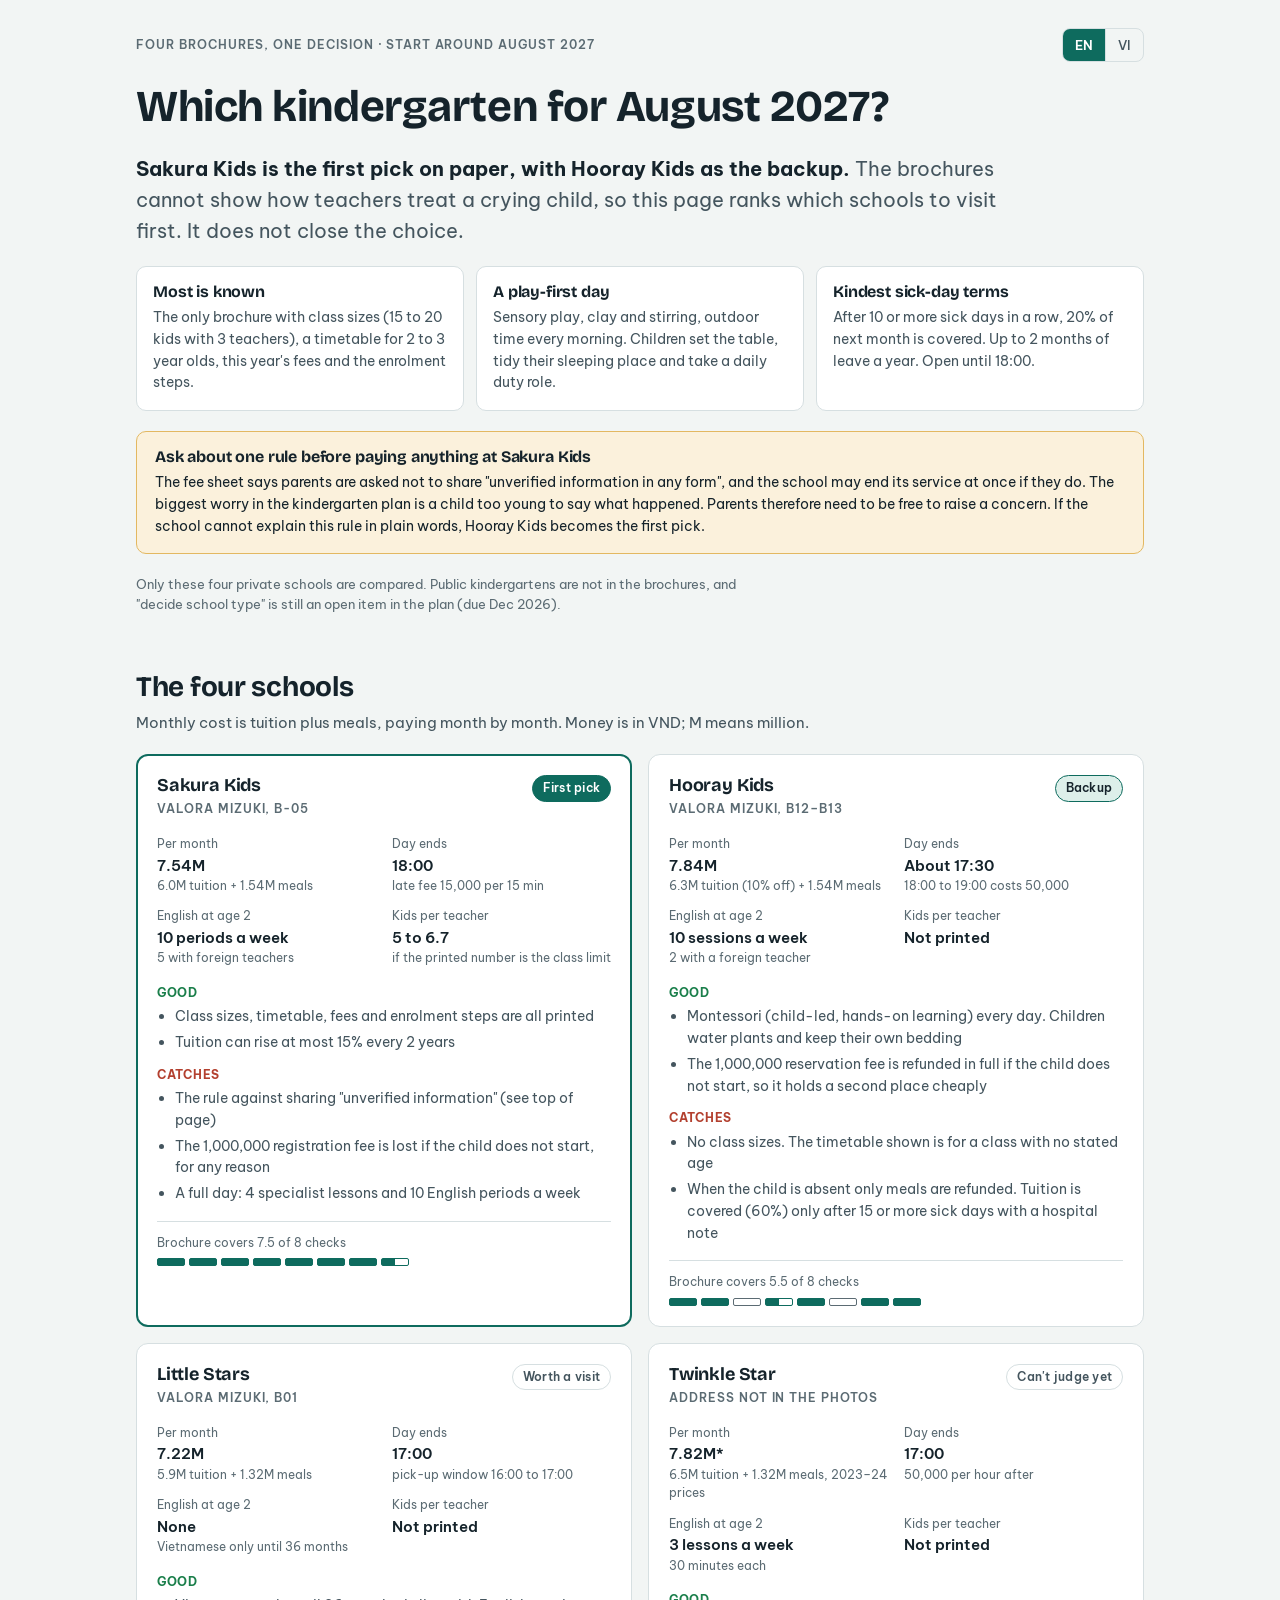
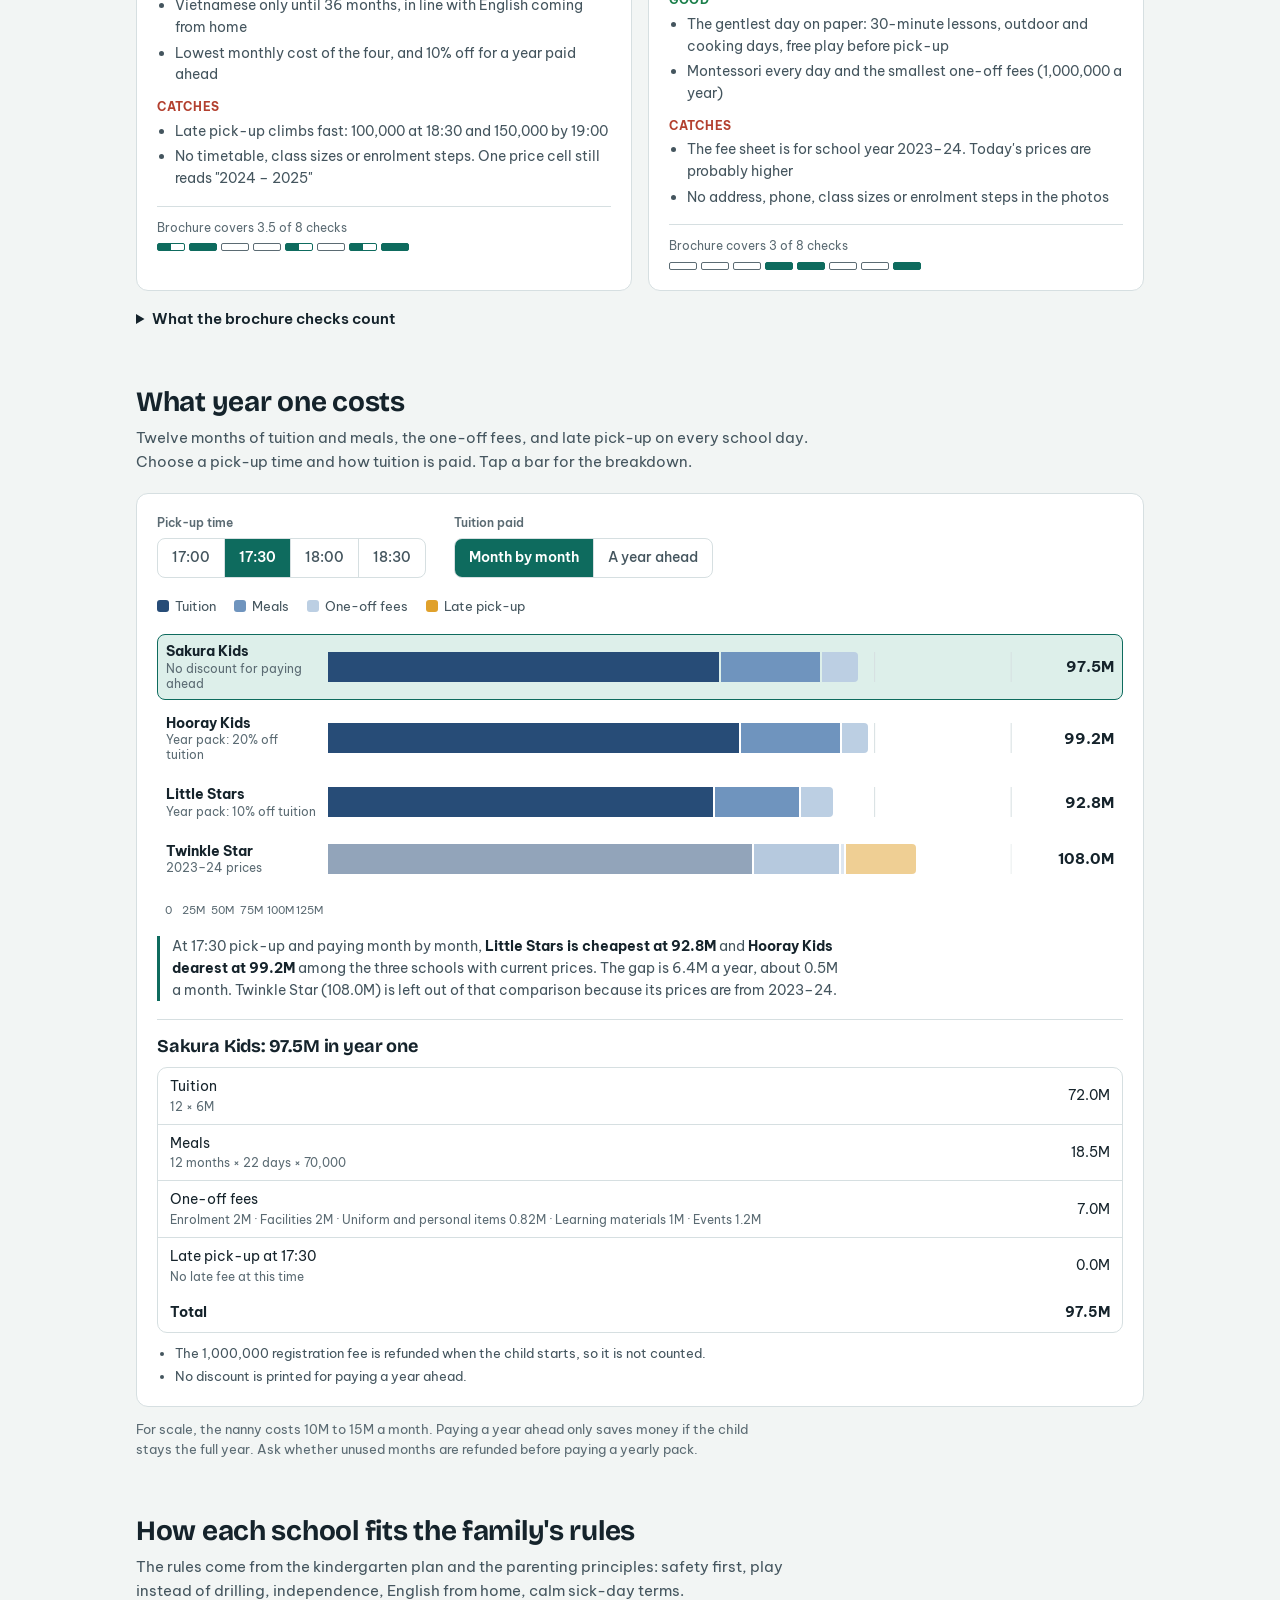
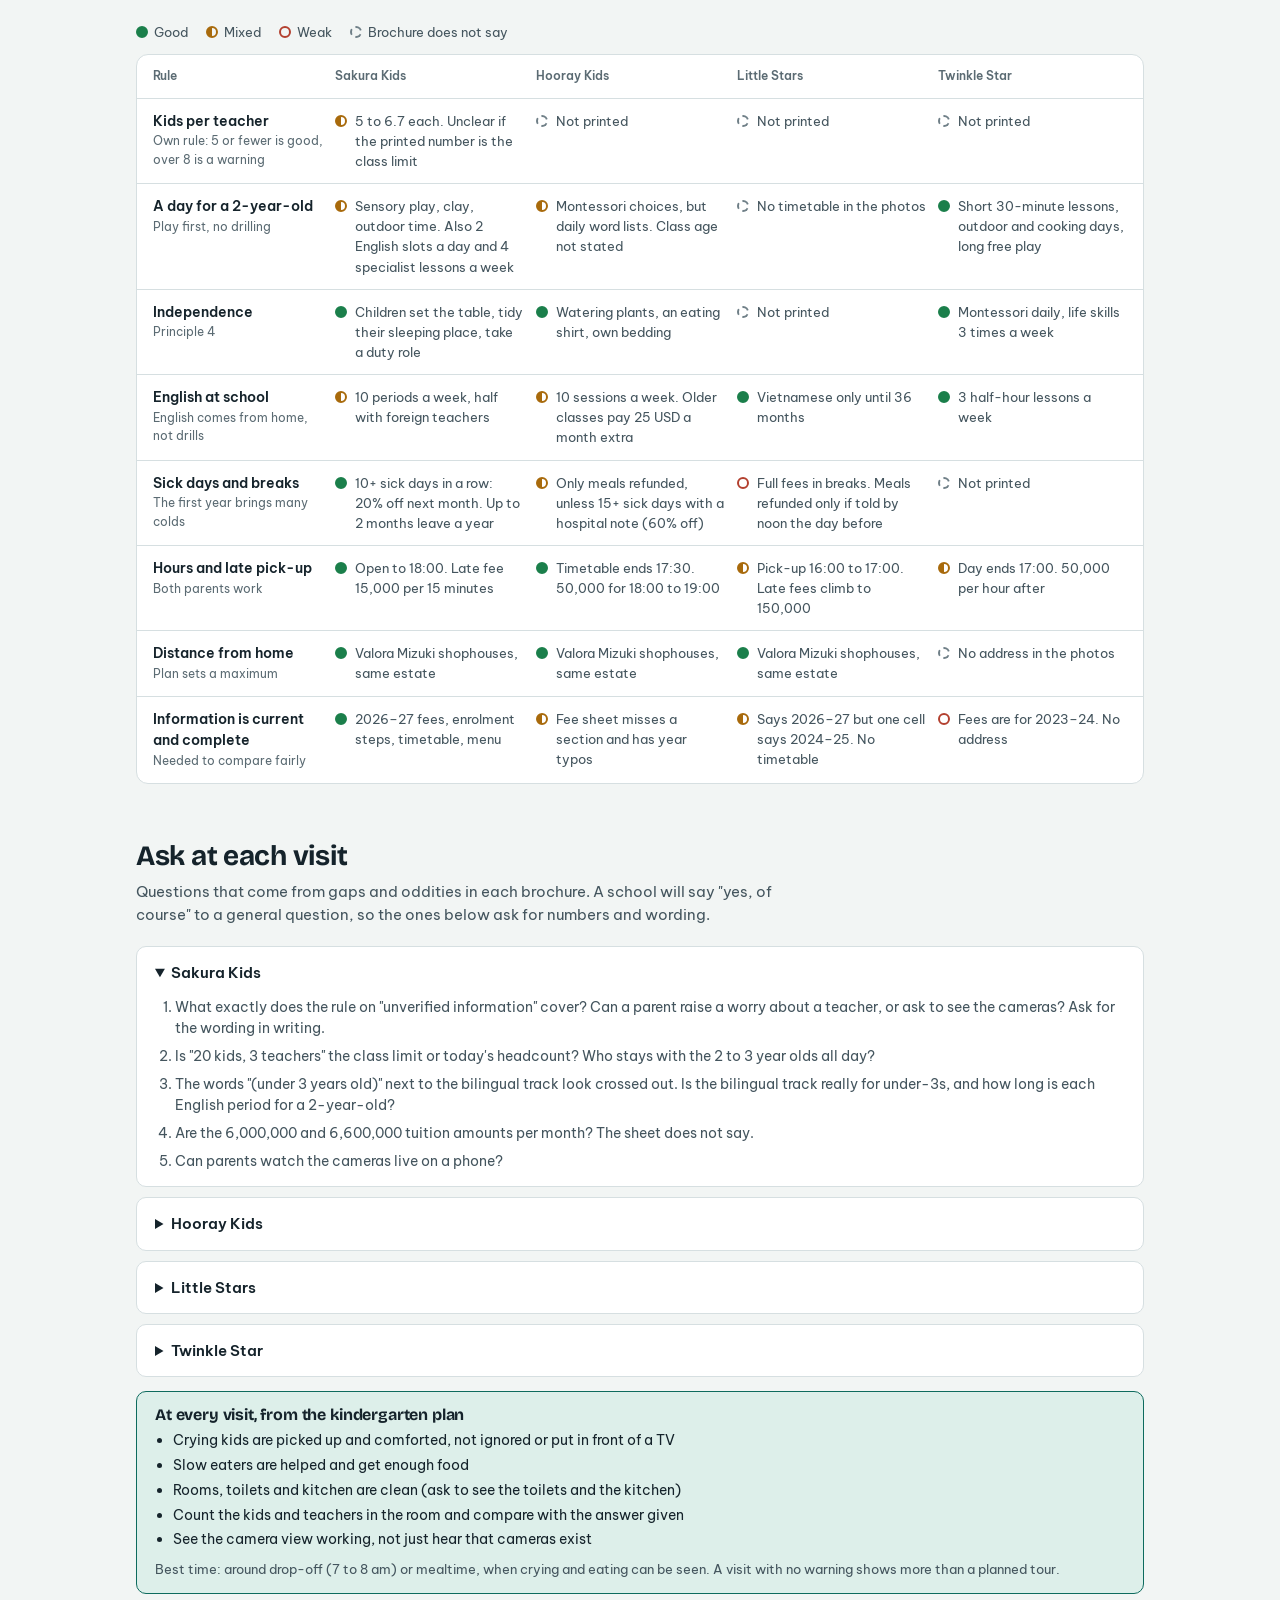
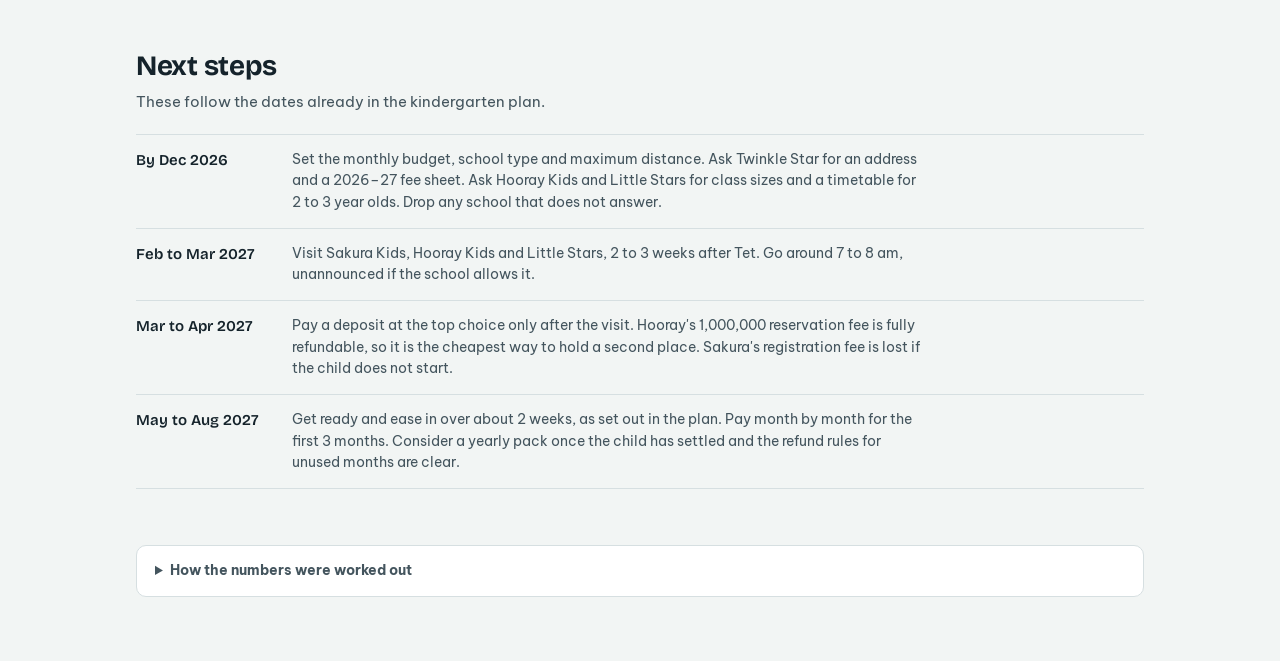
<file: parenting/stages/stage_2_toddler/kindergarten_pick.html>
<!doctype html>
<html lang="en">
<head>
<meta charset="utf-8">
<meta name="viewport" content="width=device-width, initial-scale=1, viewport-fit=cover">
<title>Kindergarten Pick 2027</title>
<link rel="preconnect" href="https://fonts.googleapis.com">
<link rel="preconnect" href="https://fonts.gstatic.com" crossorigin>
<link rel="stylesheet" href="https://fonts.googleapis.com/css2?family=Bricolage+Grotesque:wght@600;700&family=Be+Vietnam+Pro:wght@400;500;600&display=swap">
<style>
/* Layout: one column up to 1040px. Answer first, then four school cards (2x2), one interactive cost chart, a fit grid, visit questions, a short timeline. */
:root {
  --bg: #F2F5F4;
  --surface: #FFFFFF;
  --ink: #15232B;
  --ink-2: #44555E;
  --muted: #5B6B73;
  --line: #D6DFE1;
  --accent: #0E6B5E;
  --on-accent: #FFFFFF;
  --accent-soft: #DDEFEA;
  --caution-bg: #FBF1DC;
  --caution-line: #E3B861;
  --good: #1B7F4B;
  --mid: #A86A0C;
  --bad: #B3402F;
  --unk: #6F7F87;
  --c-tuition: #274C77;
  --c-meals: #6F94BE;
  --c-oneoff: #BCCFE3;
  --c-late: #E0A12C;
  --font-display: 'Bricolage Grotesque', 'Be Vietnam Pro', system-ui, sans-serif;
  --font-body: 'Be Vietnam Pro', system-ui, -apple-system, 'Segoe UI', sans-serif;
}
@media (prefers-color-scheme: dark) {
  :root:not([data-theme="light"]) {
    --bg: #0E181D; --surface: #15242B; --ink: #E6EEF0; --ink-2: #B3C3C9; --muted: #93A5AD;
    --line: #28393F; --accent: #4FC3AE; --on-accent: #0A1A18; --accent-soft: #13352F;
    --caution-bg: #2B2410; --caution-line: #8C6A1F;
    --good: #4CC38A; --mid: #E3AE45; --bad: #F08A76; --unk: #93A5AD;
    --c-tuition: #7BA3D6; --c-meals: #4F76A8; --c-oneoff: #34506F; --c-late: #E3AE45;
    color-scheme: dark;
  }
}
:root[data-theme="dark"] {
  --bg: #0E181D; --surface: #15242B; --ink: #E6EEF0; --ink-2: #B3C3C9; --muted: #93A5AD;
  --line: #28393F; --accent: #4FC3AE; --on-accent: #0A1A18; --accent-soft: #13352F;
  --caution-bg: #2B2410; --caution-line: #8C6A1F;
  --good: #4CC38A; --mid: #E3AE45; --bad: #F08A76; --unk: #93A5AD;
  --c-tuition: #7BA3D6; --c-meals: #4F76A8; --c-oneoff: #34506F; --c-late: #E3AE45;
  color-scheme: dark;
}

* { box-sizing: border-box; }
body { background: var(--bg); color: var(--ink); font-family: var(--font-body); font-size: 15px; line-height: 1.55; }
.wrap { max-width: 1040px; margin: 0 auto; padding-block: 28px 64px; padding-left: max(16px, env(safe-area-inset-left, 0px)); padding-right: max(16px, env(safe-area-inset-right, 0px)); display: flex; flex-direction: column; gap: 56px; }
h1, h2, h3 { font-family: var(--font-display); font-weight: 700; line-height: 1.15; margin: 0; text-wrap: balance; letter-spacing: -0.01em; }
h1 { font-size: clamp(28px, 5vw, 44px); }
h2 { font-size: clamp(22px, 3.2vw, 28px); }
h3 { font-size: 18px; }
p { margin: 0; }
.eyebrow { font-size: 12px; letter-spacing: 0.08em; text-transform: uppercase; color: var(--muted); font-weight: 600; }
.sub { color: var(--ink-2); max-width: 68ch; }
.sec-head { display: flex; flex-direction: column; gap: 8px; margin-bottom: 20px; }
.sr { position: absolute; width: 1px; height: 1px; overflow: hidden; clip: rect(0 0 0 0); white-space: nowrap; }
:focus-visible { outline: 3px solid var(--accent); outline-offset: 2px; }
.num { font-variant-numeric: tabular-nums; }

/* Answer */
.answer { display: flex; flex-direction: column; gap: 20px; }
.topbar { display: flex; justify-content: space-between; align-items: flex-start; gap: 12px; }
.topbar .eyebrow { min-width: 0; padding-top: 8px; }
.lang { flex: none; }
.lang .seg-ctl span { padding: 6px 12px; font-size: 13px; }
.lede { font-size: clamp(17px, 2.2vw, 20px); max-width: 62ch; color: var(--ink-2); }
.lede b { color: var(--ink); }
.reasons { display: grid; grid-template-columns: repeat(3, minmax(0, 1fr)); gap: 12px; }
.reason { background: var(--surface); border: 1px solid var(--line); border-radius: 10px; padding: 16px; display: flex; flex-direction: column; gap: 6px; min-width: 0; }
.reason h3 { font-size: 16px; }
.reason p { color: var(--ink-2); font-size: 14px; }
.caution { background: var(--caution-bg); border: 1px solid var(--caution-line); border-radius: 10px; padding: 16px 18px; display: flex; flex-direction: column; gap: 6px; }
.caution h3 { font-size: 16px; }
.caution p { font-size: 14px; }
.scope { font-size: 13px; color: var(--muted); max-width: 72ch; }

/* Cards */
.cards { display: grid; grid-template-columns: repeat(2, minmax(0, 1fr)); gap: 16px; }
.card { background: var(--surface); border: 1px solid var(--line); border-radius: 12px; padding: 20px; display: flex; flex-direction: column; gap: 16px; min-width: 0; }
.card.first { border-color: var(--accent); border-width: 2px; padding: 19px; }
.card-top { display: flex; justify-content: space-between; align-items: flex-start; gap: 12px; flex-wrap: wrap; }
.pill { font-size: 12px; font-weight: 600; letter-spacing: 0.02em; padding: 3px 10px; border-radius: 999px; border: 1px solid var(--line); color: var(--ink-2); white-space: nowrap; }
.pill.p1 { background: var(--accent); color: var(--on-accent); border-color: var(--accent); }
.pill.p2 { background: var(--accent-soft); color: var(--ink); border-color: var(--accent); }
.facts { display: grid; grid-template-columns: 1fr 1fr; gap: 12px 16px; margin: 0; }
.facts div { min-width: 0; }
.facts dt { font-size: 12px; color: var(--muted); }
.facts dd { margin: 0; font-weight: 600; font-size: 15px; }
.facts dd small { display: block; font-weight: 400; color: var(--muted); font-size: 12px; }
.lists { display: grid; gap: 12px; }
.lists h4 { margin: 0 0 4px; font-size: 12px; letter-spacing: 0.06em; text-transform: uppercase; }
.lists h4.g { color: var(--good); }
.lists h4.c { color: var(--bad); }
.lists ul { margin: 0; padding-left: 18px; display: flex; flex-direction: column; gap: 4px; font-size: 14px; color: var(--ink-2); }
.know { display: flex; flex-direction: column; gap: 6px; padding-top: 12px; border-top: 1px solid var(--line); }
.know-label { font-size: 12px; color: var(--muted); }
.pips { display: flex; gap: 4px; }
.pip { width: 100%; max-width: 28px; height: 8px; border-radius: 2px; border: 1px solid var(--muted); background: transparent; }
.pip.full { background: var(--accent); border-color: var(--accent); }
.pip.half { background: linear-gradient(90deg, var(--accent) 50%, transparent 50%); border-color: var(--accent); }
.checks { margin-top: 16px; }
.checks summary, .q summary { cursor: pointer; font-weight: 600; }
.tablewrap { overflow-x: auto; margin-top: 12px; border: 1px solid var(--line); border-radius: 10px; background: var(--surface); }
table { border-collapse: collapse; width: 100%; min-width: 560px; font-size: 14px; }
th, td { text-align: left; padding: 8px 12px; border-bottom: 1px solid var(--line); }
tr:last-child th, tr:last-child td { border-bottom: 0; }
thead th { font-size: 12px; color: var(--muted); font-weight: 600; }
td.yes { color: var(--good); font-weight: 600; }
td.part { color: var(--mid); font-weight: 600; }
td.no { color: var(--bad); font-weight: 600; }

/* Cost chart */
.panel { background: var(--surface); border: 1px solid var(--line); border-radius: 12px; padding: 20px; display: flex; flex-direction: column; gap: 18px; }
.controls { display: flex; flex-wrap: wrap; gap: 16px 28px; }
fieldset { border: 0; margin: 0; padding: 0; min-width: 0; }
legend { font-size: 12px; color: var(--muted); font-weight: 600; padding: 0; margin-bottom: 6px; }
.seg-ctl { display: inline-flex; border: 1px solid var(--line); border-radius: 8px; overflow: hidden; }
.seg-ctl label { position: relative; }
.seg-ctl input { position: absolute; opacity: 0; inset: 0; margin: 0; cursor: pointer; }
.seg-ctl span { display: block; padding: 8px 14px; font-size: 14px; font-weight: 500; color: var(--ink-2); border-left: 1px solid var(--line); }
.seg-ctl label:first-child span { border-left: 0; }
.seg-ctl input:checked + span { background: var(--accent); color: var(--on-accent); font-weight: 600; }
.seg-ctl input:focus-visible + span { outline: 3px solid var(--accent); outline-offset: -3px; }
.legend { display: flex; flex-wrap: wrap; gap: 6px 18px; font-size: 13px; color: var(--ink-2); }
.legend i { display: inline-block; width: 12px; height: 12px; border-radius: 3px; margin-right: 6px; vertical-align: -1px; }
.chart { display: flex; flex-direction: column; gap: 6px; }
.row { display: grid; grid-template-columns: 150px minmax(0, 1fr) 64px; align-items: center; gap: 12px; width: 100%; text-align: left; font: inherit; color: inherit; background: transparent; border: 1px solid transparent; border-radius: 8px; padding: 8px; cursor: pointer; }
.row:hover { border-color: var(--line); }
.row[aria-pressed="true"] { background: var(--accent-soft); border-color: var(--accent); }
.rlabel { display: flex; flex-direction: column; min-width: 0; line-height: 1.25; }
.rlabel b { font-size: 14px; }
.rlabel small { font-size: 12px; color: var(--muted); }
.rtotal { font-weight: 700; text-align: right; font-size: 15px; }
.track { height: 30px; display: flex; background-image: linear-gradient(to right, var(--line) 1px, transparent 1px); background-size: 19.2308% 100%; min-width: 0; }
.seg { display: block; height: 100%; flex: none; margin-right: 2px; }
.seg:last-child { margin-right: 0; border-radius: 0 4px 4px 0; }
.stale .track { opacity: 0.5; }
.axis { display: grid; grid-template-columns: 150px minmax(0, 1fr) 64px; gap: 12px; padding: 0 8px; font-size: 11px; color: var(--muted); }
.axis div { position: relative; height: 16px; }
.axis span { position: absolute; transform: translateX(-50%); white-space: nowrap; }
.axis span:first-child { transform: none; }
.readout { font-size: 14px; color: var(--ink-2); border-left: 3px solid var(--accent); padding-left: 12px; max-width: 76ch; }
.readout b { color: var(--ink); }
.detail { border-top: 1px solid var(--line); padding-top: 16px; display: flex; flex-direction: column; gap: 10px; }
.detail table { min-width: 0; }
.detail td:last-child, .detail th:last-child { text-align: right; white-space: nowrap; }
.detail td small { color: var(--muted); display: block; }
.detail tfoot td { font-weight: 700; }
.notes { margin: 0; padding-left: 18px; font-size: 13px; color: var(--ink-2); display: flex; flex-direction: column; gap: 3px; }

/* Fit grid */
.fit { background: var(--surface); border: 1px solid var(--line); border-radius: 12px; overflow: hidden; }
.fit-head, .fit-row { display: grid; grid-template-columns: minmax(150px, 0.9fr) repeat(4, minmax(0, 1fr)); gap: 0 12px; padding: 12px 16px; }
.fit-head { font-size: 12px; font-weight: 600; color: var(--muted); border-bottom: 1px solid var(--line); }
.fit-row { border-bottom: 1px solid var(--line); align-items: start; }
.fit-row:last-child { border-bottom: 0; }
.crit { font-weight: 600; font-size: 14px; }
.crit small { display: block; font-weight: 400; color: var(--muted); font-size: 12px; }
.cell { display: flex; gap: 8px; font-size: 13px; color: var(--ink-2); min-width: 0; }
.cell .t { min-width: 0; }
.cell::before { content: attr(data-s); display: none; }
.dot { flex: none; width: 12px; height: 12px; margin-top: 4px; border-radius: 50%; border: 2px solid var(--unk); }
.good .dot { background: var(--good); border-color: var(--good); }
.mid .dot { border-color: var(--mid); background: linear-gradient(90deg, var(--mid) 50%, transparent 50%); }
.bad .dot { border-color: var(--bad); background: transparent; }
.unk .dot { border-style: dashed; border-color: var(--unk); background: transparent; }
.dots-legend { display: flex; flex-wrap: wrap; gap: 6px 18px; font-size: 13px; color: var(--ink-2); margin-bottom: 12px; }
.dots-legend > span { display: inline-flex; gap: 6px; align-items: center; }
.dots-legend .dot { margin-top: 0; }

/* Questions */
.q-list { display: flex; flex-direction: column; gap: 10px; }
.q { background: var(--surface); border: 1px solid var(--line); border-radius: 10px; padding: 14px 18px; }
.q ol { margin: 12px 0 0; padding-left: 20px; display: flex; flex-direction: column; gap: 6px; color: var(--ink-2); font-size: 14px; }
.everywhere { margin-top: 14px; background: var(--accent-soft); border: 1px solid var(--accent); border-radius: 10px; padding: 14px 18px; }
.everywhere h3 { font-size: 16px; margin-bottom: 6px; }
.everywhere ul { margin: 0; padding-left: 18px; font-size: 14px; display: flex; flex-direction: column; gap: 3px; }

/* Timeline */
.timeline { list-style: none; margin: 0; padding: 0; display: flex; flex-direction: column; }
.timeline li { display: grid; grid-template-columns: 140px minmax(0, 1fr); gap: 16px; padding: 14px 0; border-top: 1px solid var(--line); }
.timeline li:last-child { border-bottom: 1px solid var(--line); }
.when { font-weight: 600; font-family: var(--font-display); }
.timeline p { color: var(--ink-2); font-size: 14px; max-width: 70ch; }
.foot details { background: var(--surface); border: 1px solid var(--line); border-radius: 10px; padding: 14px 18px; font-size: 14px; color: var(--ink-2); }
.foot ul { padding-left: 18px; display: flex; flex-direction: column; gap: 4px; margin: 10px 0 0; }

@media (max-width: 860px) {
  .reasons { grid-template-columns: 1fr; }
  .cards { grid-template-columns: 1fr; }
}
@media (max-width: 720px) {
  .fit-head { display: none; }
  .fit-row { grid-template-columns: 1fr; gap: 10px; }
  .cell::before { display: block; flex: none; width: 82px; font-weight: 600; color: var(--ink); }
  .cell .dot { order: 0; }
  .cell { align-items: flex-start; }
  .timeline li { grid-template-columns: 1fr; gap: 4px; }
}
@media (max-width: 560px) {
  .wrap { gap: 44px; }
  .row { grid-template-columns: minmax(0, 1fr) 60px; grid-template-areas: "label total" "track track"; row-gap: 6px; }
  .rlabel { grid-area: label; }
  .rtotal { grid-area: total; }
  .track { grid-area: track; }
  .axis { grid-template-columns: minmax(0, 1fr); }
  .axis > :first-child, .axis > :last-child { display: none; }
  .panel { padding: 16px; }
  .card { padding: 16px; }
  .card.first { padding: 15px; }
  .facts { grid-template-columns: 1fr 1fr; }
}
@media (prefers-reduced-motion: no-preference) {
  .seg { transition: width .25s ease; }
}
</style>
<style>
body { margin: 0; }
img { max-width: 100%; }
[hidden] { display: none !important; }
</style>
</head>
<body>
<div class="wrap">

  <header class="answer">
    <div class="topbar">
      <p class="eyebrow" data-i18n>Four brochures, one decision · start around August 2027</p>
      <fieldset class="lang">
        <legend class="sr" data-i18n>Language</legend>
        <div class="seg-ctl" id="ctl-lang">
          <label><input type="radio" name="lang" id="lang-en" value="en" aria-label="English" checked><span>EN</span></label>
          <label><input type="radio" name="lang" id="lang-vi" value="vi" aria-label="Tiếng Việt"><span>VI</span></label>
        </div>
      </fieldset>
    </div>
    <h1 data-i18n>Which kindergarten for August 2027?</h1>
    <p class="lede"><b data-i18n>Sakura Kids is the first pick on paper, with Hooray Kids as the backup.</b> <span data-i18n>The brochures cannot show how teachers treat a crying child, so this page ranks which schools to visit first. It does not close the choice.</span></p>

    <div class="reasons">
      <div class="reason">
        <h3 data-i18n>Most is known</h3>
        <p data-i18n>The only brochure with class sizes (15 to 20 kids with 3 teachers), a timetable for 2 to 3 year olds, this year's fees and the enrolment steps.</p>
      </div>
      <div class="reason">
        <h3 data-i18n>A play-first day</h3>
        <p data-i18n>Sensory play, clay and stirring, outdoor time every morning. Children set the table, tidy their sleeping place and take a daily duty role.</p>
      </div>
      <div class="reason">
        <h3 data-i18n>Kindest sick-day terms</h3>
        <p data-i18n>After 10 or more sick days in a row, 20% of next month is covered. Up to 2 months of leave a year. Open until 18:00.</p>
      </div>
    </div>

    <div class="caution">
      <h3 data-i18n>Ask about one rule before paying anything at Sakura Kids</h3>
      <p data-i18n>The fee sheet says parents are asked not to share "unverified information in any form", and the school may end its service at once if they do. The biggest worry in the kindergarten plan is a child too young to say what happened. Parents therefore need to be free to raise a concern. If the school cannot explain this rule in plain words, Hooray Kids becomes the first pick.</p>
    </div>

    <p class="scope" data-i18n>Only these four private schools are compared. Public kindergartens are not in the brochures, and "decide school type" is still an open item in the plan (due Dec 2026).</p>
  </header>

  <section aria-labelledby="h-schools">
    <div class="sec-head">
      <h2 id="h-schools" data-i18n>The four schools</h2>
      <p class="sub" data-i18n>Monthly cost is tuition plus meals, paying month by month. Money is in VND; M means million.</p>
    </div>
    <div class="cards" id="cards">

      <article class="card first" data-i="0">
        <div class="card-top"><div><h3>Sakura Kids</h3><span class="eyebrow">Valora Mizuki, B-05</span></div><span class="pill p1" data-i18n>First pick</span></div>
        <dl class="facts">
          <div><dt data-i18n>Per month</dt><dd class="num"><span data-i18n>7.54M</span><small data-i18n>6.0M tuition + 1.54M meals</small></dd></div>
          <div><dt data-i18n>Day ends</dt><dd>18:00<small data-i18n>late fee 15,000 per 15 min</small></dd></div>
          <div><dt data-i18n>English at age 2</dt><dd><span data-i18n>10 periods a week</span><small data-i18n>5 with foreign teachers</small></dd></div>
          <div><dt data-i18n>Kids per teacher</dt><dd class="num"><span data-i18n>5 to 6.7</span><small data-i18n>if the printed number is the class limit</small></dd></div>
        </dl>
        <div class="lists">
          <div><h4 class="g" data-i18n>Good</h4><ul>
            <li data-i18n>Class sizes, timetable, fees and enrolment steps are all printed</li>
            <li data-i18n>Tuition can rise at most 15% every 2 years</li>
          </ul></div>
          <div><h4 class="c" data-i18n>Catches</h4><ul>
            <li data-i18n>The rule against sharing "unverified information" (see top of page)</li>
            <li data-i18n>The 1,000,000 registration fee is lost if the child does not start, for any reason</li>
            <li data-i18n>A full day: 4 specialist lessons and 10 English periods a week</li>
          </ul></div>
        </div>
        <div class="know"><span class="know-label"></span><div class="pips"></div></div>
      </article>

      <article class="card" data-i="1">
        <div class="card-top"><div><h3>Hooray Kids</h3><span class="eyebrow">Valora Mizuki, B12–B13</span></div><span class="pill p2" data-i18n>Backup</span></div>
        <dl class="facts">
          <div><dt data-i18n>Per month</dt><dd class="num"><span data-i18n>7.84M</span><small data-i18n>6.3M tuition (10% off) + 1.54M meals</small></dd></div>
          <div><dt data-i18n>Day ends</dt><dd><span data-i18n>About 17:30</span><small data-i18n>18:00 to 19:00 costs 50,000</small></dd></div>
          <div><dt data-i18n>English at age 2</dt><dd><span data-i18n>10 sessions a week</span><small data-i18n>2 with a foreign teacher</small></dd></div>
          <div><dt data-i18n>Kids per teacher</dt><dd data-i18n>Not printed</dd></div>
        </dl>
        <div class="lists">
          <div><h4 class="g" data-i18n>Good</h4><ul>
            <li data-i18n>Montessori (child-led, hands-on learning) every day. Children water plants and keep their own bedding</li>
            <li data-i18n>The 1,000,000 reservation fee is refunded in full if the child does not start, so it holds a second place cheaply</li>
          </ul></div>
          <div><h4 class="c" data-i18n>Catches</h4><ul>
            <li data-i18n>No class sizes. The timetable shown is for a class with no stated age</li>
            <li data-i18n>When the child is absent only meals are refunded. Tuition is covered (60%) only after 15 or more sick days with a hospital note</li>
          </ul></div>
        </div>
        <div class="know"><span class="know-label"></span><div class="pips"></div></div>
      </article>

      <article class="card" data-i="2">
        <div class="card-top"><div><h3>Little Stars</h3><span class="eyebrow">Valora Mizuki, B01</span></div><span class="pill" data-i18n>Worth a visit</span></div>
        <dl class="facts">
          <div><dt data-i18n>Per month</dt><dd class="num"><span data-i18n>7.22M</span><small data-i18n>5.9M tuition + 1.32M meals</small></dd></div>
          <div><dt data-i18n>Day ends</dt><dd>17:00<small data-i18n>pick-up window 16:00 to 17:00</small></dd></div>
          <div><dt data-i18n>English at age 2</dt><dd><span data-i18n>None</span><small data-i18n>Vietnamese only until 36 months</small></dd></div>
          <div><dt data-i18n>Kids per teacher</dt><dd data-i18n>Not printed</dd></div>
        </dl>
        <div class="lists">
          <div><h4 class="g" data-i18n>Good</h4><ul>
            <li data-i18n>Vietnamese only until 36 months, in line with English coming from home</li>
            <li data-i18n>Lowest monthly cost of the four, and 10% off for a year paid ahead</li>
          </ul></div>
          <div><h4 class="c" data-i18n>Catches</h4><ul>
            <li data-i18n>Late pick-up climbs fast: 100,000 at 18:30 and 150,000 by 19:00</li>
            <li data-i18n>No timetable, class sizes or enrolment steps. One price cell still reads "2024 – 2025"</li>
          </ul></div>
        </div>
        <div class="know"><span class="know-label"></span><div class="pips"></div></div>
      </article>

      <article class="card" data-i="3">
        <div class="card-top"><div><h3>Twinkle Star</h3><span class="eyebrow" data-i18n>Address not in the photos</span></div><span class="pill" data-i18n>Can't judge yet</span></div>
        <dl class="facts">
          <div><dt data-i18n>Per month</dt><dd class="num"><span data-i18n>7.82M*</span><small data-i18n>6.5M tuition + 1.32M meals, 2023–24 prices</small></dd></div>
          <div><dt data-i18n>Day ends</dt><dd>17:00<small data-i18n>50,000 per hour after</small></dd></div>
          <div><dt data-i18n>English at age 2</dt><dd><span data-i18n>3 lessons a week</span><small data-i18n>30 minutes each</small></dd></div>
          <div><dt data-i18n>Kids per teacher</dt><dd data-i18n>Not printed</dd></div>
        </dl>
        <div class="lists">
          <div><h4 class="g" data-i18n>Good</h4><ul>
            <li data-i18n>The gentlest day on paper: 30-minute lessons, outdoor and cooking days, free play before pick-up</li>
            <li data-i18n>Montessori every day and the smallest one-off fees (1,000,000 a year)</li>
          </ul></div>
          <div><h4 class="c" data-i18n>Catches</h4><ul>
            <li data-i18n>The fee sheet is for school year 2023–24. Today's prices are probably higher</li>
            <li data-i18n>No address, phone, class sizes or enrolment steps in the photos</li>
          </ul></div>
        </div>
        <div class="know"><span class="know-label"></span><div class="pips"></div></div>
      </article>

    </div>
    <details class="checks">
      <summary data-i18n>What the brochure checks count</summary>
      <div class="tablewrap"><table id="checks-table"></table></div>
    </details>
  </section>

  <section aria-labelledby="h-cost">
    <div class="sec-head">
      <h2 id="h-cost" data-i18n>What year one costs</h2>
      <p class="sub" data-i18n>Twelve months of tuition and meals, the one-off fees, and late pick-up on every school day. Choose a pick-up time and how tuition is paid. Tap a bar for the breakdown.</p>
    </div>
    <div class="panel">
      <div class="controls">
        <fieldset>
          <legend data-i18n>Pick-up time</legend>
          <div class="seg-ctl" id="ctl-pick">
            <label><input type="radio" name="pick" id="pick-1700" value="17:00"><span>17:00</span></label>
            <label><input type="radio" name="pick" id="pick-1730" value="17:30" checked><span>17:30</span></label>
            <label><input type="radio" name="pick" id="pick-1800" value="18:00"><span>18:00</span></label>
            <label><input type="radio" name="pick" id="pick-1830" value="18:30"><span>18:30</span></label>
          </div>
        </fieldset>
        <fieldset>
          <legend data-i18n>Tuition paid</legend>
          <div class="seg-ctl" id="ctl-pay">
            <label><input type="radio" name="pay" id="pay-month" value="month" checked><span data-i18n>Month by month</span></label>
            <label><input type="radio" name="pay" id="pay-year" value="year"><span data-i18n>A year ahead</span></label>
          </div>
        </fieldset>
      </div>

      <div class="legend" aria-hidden="true">
        <span><i style="background:var(--c-tuition)"></i><span data-i18n>Tuition</span></span>
        <span><i style="background:var(--c-meals)"></i><span data-i18n>Meals</span></span>
        <span><i style="background:var(--c-oneoff)"></i><span data-i18n>One-off fees</span></span>
        <span><i style="background:var(--c-late)"></i><span data-i18n>Late pick-up</span></span>
      </div>

      <div class="chart" id="chart" role="group" aria-label="Year-one cost per school"></div>
      <div class="axis" aria-hidden="true"><span></span><div id="axis"></div><span></span></div>

      <p class="readout" id="readout" aria-live="polite"></p>

      <div class="detail" id="detail"></div>
    </div>
    <p class="scope" style="margin-top:12px" data-i18n>For scale, the nanny costs 10M to 15M a month. Paying a year ahead only saves money if the child stays the full year. Ask whether unused months are refunded before paying a yearly pack.</p>
  </section>

  <section aria-labelledby="h-fit">
    <div class="sec-head">
      <h2 id="h-fit" data-i18n>How each school fits the family's rules</h2>
      <p class="sub" data-i18n>The rules come from the kindergarten plan and the parenting principles: safety first, play instead of drilling, independence, English from home, calm sick-day terms.</p>
    </div>
    <div class="dots-legend" aria-hidden="true">
      <span class="good"><i class="dot"></i><span data-i18n="dot-good">Good</span></span>
      <span class="mid"><i class="dot"></i><span data-i18n="dot-mid">Mixed</span></span>
      <span class="bad"><i class="dot"></i><span data-i18n="dot-bad">Weak</span></span>
      <span class="unk"><i class="dot"></i><span data-i18n>Brochure does not say</span></span>
    </div>
    <div class="fit" id="fit">
      <div class="fit-head"><span data-i18n>Rule</span><span>Sakura Kids</span><span>Hooray Kids</span><span>Little Stars</span><span>Twinkle Star</span></div>
    </div>
  </section>

  <section aria-labelledby="h-ask">
    <div class="sec-head">
      <h2 id="h-ask" data-i18n>Ask at each visit</h2>
      <p class="sub" data-i18n>Questions that come from gaps and oddities in each brochure. A school will say "yes, of course" to a general question, so the ones below ask for numbers and wording.</p>
    </div>
    <div class="q-list">
      <details class="q" open>
        <summary>Sakura Kids</summary>
        <ol>
          <li data-i18n>What exactly does the rule on "unverified information" cover? Can a parent raise a worry about a teacher, or ask to see the cameras? Ask for the wording in writing.</li>
          <li data-i18n>Is "20 kids, 3 teachers" the class limit or today's headcount? Who stays with the 2 to 3 year olds all day?</li>
          <li data-i18n>The words "(under 3 years old)" next to the bilingual track look crossed out. Is the bilingual track really for under-3s, and how long is each English period for a 2-year-old?</li>
          <li data-i18n>Are the 6,000,000 and 6,600,000 tuition amounts per month? The sheet does not say.</li>
          <li data-i18n>Can parents watch the cameras live on a phone?</li>
        </ol>
      </details>
      <details class="q">
        <summary>Hooray Kids</summary>
        <ol>
          <li data-i18n>Which class takes a 23-month-old, and what does its day look like? The timetable shown is for a class named "MON 1" with no age.</li>
          <li data-i18n>How many kids and teachers are in that class?</li>
          <li data-i18n>The fee sheet skips section III and has year typos. Ask for a complete 2026–27 sheet. Is the facilities fee paid at registration or in September? The two pages disagree.</li>
          <li data-i18n>How is English taught to a 2-year-old? The week shown has daily word lists such as "I see..." and "I'm thirsty".</li>
          <li data-i18n>What is refunded after 3 to 10 sick days?</li>
        </ol>
      </details>
      <details class="q">
        <summary>Little Stars</summary>
        <ol>
          <li data-i18n>What does the day look like for 18 to 36 months, and how many kids and teachers are in the class?</li>
          <li data-i18n>Is 5,900,000 the real 2026–27 tuition? One cell on the sheet still says "2024 – 2025".</li>
          <li data-i18n>The facilities fee is printed as 4,000,000, and a handwritten note says 3,000,000 a year. Which one applies?</li>
          <li data-i18n>What is charged from 17:01 to 17:30? The sheet is silent.</li>
          <li data-i18n>What changes at 36 months, when the bilingual track starts? Does the child move to a more English day?</li>
        </ol>
      </details>
      <details class="q">
        <summary>Twinkle Star</summary>
        <ol>
          <li data-i18n>Where is the school, and what is the phone number? Neither is in the photos.</li>
          <li data-i18n>Ask for the 2026–27 fee sheet. The one seen is for 2023–24.</li>
          <li data-i18n>Are meals (60,000 a day) inside the 6,500,000 tuition or on top? Monthly cost is 6.5M or 7.8M depending on the answer.</li>
          <li data-i18n>Class size, teachers per class, camera access, sick-day rules, sibling discount.</li>
        </ol>
      </details>
    </div>
    <div class="everywhere">
      <h3 data-i18n>At every visit, from the kindergarten plan</h3>
      <ul>
        <li data-i18n>Crying kids are picked up and comforted, not ignored or put in front of a TV</li>
        <li data-i18n>Slow eaters are helped and get enough food</li>
        <li data-i18n>Rooms, toilets and kitchen are clean (ask to see the toilets and the kitchen)</li>
        <li data-i18n>Count the kids and teachers in the room and compare with the answer given</li>
        <li data-i18n>See the camera view working, not just hear that cameras exist</li>
      </ul>
      <p style="margin-top:8px;font-size:13px;color:var(--ink-2)" data-i18n>Best time: around drop-off (7 to 8 am) or mealtime, when crying and eating can be seen. A visit with no warning shows more than a planned tour.</p>
    </div>
  </section>

  <section aria-labelledby="h-next">
    <div class="sec-head">
      <h2 id="h-next" data-i18n>Next steps</h2>
      <p class="sub" data-i18n>These follow the dates already in the kindergarten plan.</p>
    </div>
    <ol class="timeline">
      <li><span class="when" data-i18n>By Dec 2026</span><p data-i18n>Set the monthly budget, school type and maximum distance. Ask Twinkle Star for an address and a 2026–27 fee sheet. Ask Hooray Kids and Little Stars for class sizes and a timetable for 2 to 3 year olds. Drop any school that does not answer.</p></li>
      <li><span class="when" data-i18n>Feb to Mar 2027</span><p data-i18n>Visit Sakura Kids, Hooray Kids and Little Stars, 2 to 3 weeks after Tet. Go around 7 to 8 am, unannounced if the school allows it.</p></li>
      <li><span class="when" data-i18n>Mar to Apr 2027</span><p data-i18n>Pay a deposit at the top choice only after the visit. Hooray's 1,000,000 reservation fee is fully refundable, so it is the cheapest way to hold a second place. Sakura's registration fee is lost if the child does not start.</p></li>
      <li><span class="when" data-i18n>May to Aug 2027</span><p data-i18n>Get ready and ease in over about 2 weeks, as set out in the plan. Pay month by month for the first 3 months. Consider a yearly pack once the child has settled and the refund rules for unused months are clear.</p></li>
    </ol>
  </section>

  <section class="foot" aria-label="How the numbers were worked out">
    <details>
      <summary><b data-i18n>How the numbers were worked out</b></summary>
      <ul>
        <li data-i18n>12 months of tuition, 22 meal days a month. Late pick-up is counted on all 22 school days of all 12 months.</li>
        <li data-i18n>One-off fees counted: Sakura Kids enrolment, facilities, uniform, learning materials and events (7.02M; the 1,000,000 registration fee is refunded when the child starts). Hooray Kids facilities, enrolment, learning materials, uniform and bedding (5.1M; the reservation fee becomes tuition). Little Stars registration, facilities and uniform (6.18M). Twinkle Star facilities only (1.0M); its sheet lists no uniform.</li>
        <li data-i18n>Late pick-up: Sakura Kids 15,000 per 15 minutes after 18:00. Hooray Kids 50,000 for the 18:00 to 19:00 slot, nothing before 18:00 (the timetable ends at 17:30, so this is a guess). Little Stars free to 17:30, then 50,000 / 100,000 / 150,000 in half-hour steps. Twinkle Star 50,000 per started hour after 17:00.</li>
        <li data-i18n>Twinkle Star's sheet lists meals inside the tuition box but does not say whether they are extra. Counted as extra; if they are included, subtract 15.8M.</li>
        <li data-i18n>Not counted: field trips, Saturday school, extra English licence at Hooray Kids older classes (25 USD a month), price rises.</li>
        <li data-i18n>Transcription items marked unclear (the ⚠️ notes in the brochure files) are listed in each school's question list above.</li>
        <li data-i18n>Source: photos of the printed brochures taken in October 2026, transcribed in the kindergarten_brochures folder.</li>
      </ul>
    </details>
  </section>

</div>

<script>
/*DATA*/
const DAYS = 22, MONTHS = 12;
const SCHOOLS = [
  { id: 'sakura', name: 'Sakura Kids', note: 'No discount for paying ahead',
    tuition: 6.0, tuitionYear: 6.0, mealDay: 70,
    oneoff: [['Enrolment', 2.0], ['Facilities', 2.0], ['Uniform and personal items', 0.82], ['Learning materials', 1.0], ['Events', 1.2]],
    late: { '17:00': 0, '17:30': 0, '18:00': 0, '18:30': 30 },
    notes: ['The 1,000,000 registration fee is refunded when the child starts, so it is not counted.', 'No discount is printed for paying a year ahead.'] },
  { id: 'hooray', name: 'Hooray Kids', note: 'Year pack: 20% off tuition',
    tuition: 6.3, tuitionYear: 5.6, mealDay: 70,
    oneoff: [['Facilities', 2.0], ['Enrolment', 1.0], ['Learning materials', 1.0], ['Uniform combo', 0.6], ['Bedding combo', 0.5]],
    late: { '17:00': 0, '17:30': 0, '18:00': 0, '18:30': 50 },
    notes: ['Month by month already includes a 10% discount on 7.0M. A 12-month pack takes 20% off.', 'The 1,000,000 reservation fee becomes tuition, so it is not counted.', 'Free pick-up to 18:00 is a guess. The timetable ends at 17:30.'] },
  { id: 'little', name: 'Little Stars', note: 'Year pack: 10% off tuition',
    tuition: 5.9, tuitionYear: 5.31, mealDay: 60,
    oneoff: [['Registration', 1.0], ['Facilities', 4.0], ['Uniform combo', 1.18]],
    late: { '17:00': 0, '17:30': 0, '18:00': 50, '18:30': 100 },
    notes: ['A handwritten note on the brochure says the facilities fee is 3,000,000. The printed fee (4,000,000) is counted.', 'Pick-up is free to 17:30, then 50,000 until 18:00 and 100,000 until 18:30.'] },
  { id: 'twinkle', name: 'Twinkle Star', note: '2023–24 prices', stale: true,
    tuition: 6.5, tuitionYear: 5.2, mealDay: 60,
    oneoff: [['Facilities', 1.0]],
    late: { '17:00': 0, '17:30': 50, '18:00': 50, '18:30': 100 },
    notes: ['These are 2023–24 prices. Expect higher numbers today.', 'Meals are counted on top of tuition. If they are included, subtract 15.8M.', 'Overtime is 50,000 per started hour after 17:00.'] }
];
const CHECKS = [
  ['Current-year fees (2026–27)', [1, 1, .5, 0]],
  ['Address and phone', [1, 1, 1, 0]],
  ['Class sizes', [1, 0, 0, 0]],
  ['Timetable for ages 2 to 3', [1, .5, 0, 1]],
  ['Menu', [1, 1, .5, 1]],
  ['Enrolment steps', [1, 0, 0, 0]],
  ['Rules for absence, sick days and leaving', [1, 1, .5, 0]],
  ['Opening and closing hours', [.5, 1, 1, 1]]
];
function cost(s, pick, pay) {
  const t = (pay === 'year' ? s.tuitionYear : s.tuition) * MONTHS;
  const meals = s.mealDay * DAYS / 1000 * MONTHS;
  const oneoff = s.oneoff.reduce((a, b) => a + b[1], 0);
  const late = s.late[pick] * DAYS * MONTHS / 1000;
  return { tuition: t, meals, oneoff, late, total: t + meals + oneoff + late };
}
/*END*/

const FIT = [
  ['Kids per teacher', 'Own rule: 5 or fewer is good, over 8 is a warning', [
    ['mid', '5 to 6.7 each. Unclear if the printed number is the class limit'],
    ['unk', 'Not printed'], ['unk', 'Not printed'], ['unk', 'Not printed']]],
  ['A day for a 2-year-old', 'Play first, no drilling', [
    ['mid', 'Sensory play, clay, outdoor time. Also 2 English slots a day and 4 specialist lessons a week'],
    ['mid', 'Montessori choices, but daily word lists. Class age not stated'],
    ['unk', 'No timetable in the photos'],
    ['good', 'Short 30-minute lessons, outdoor and cooking days, long free play']]],
  ['Independence', 'Principle 4', [
    ['good', 'Children set the table, tidy their sleeping place, take a duty role'],
    ['good', 'Watering plants, an eating shirt, own bedding'],
    ['unk', 'Not printed'],
    ['good', 'Montessori daily, life skills 3 times a week']]],
  ['English at school', 'English comes from home, not drills', [
    ['mid', '10 periods a week, half with foreign teachers'],
    ['mid', '10 sessions a week. Older classes pay 25 USD a month extra'],
    ['good', 'Vietnamese only until 36 months'],
    ['good', '3 half-hour lessons a week']]],
  ['Sick days and breaks', 'The first year brings many colds', [
    ['good', '10+ sick days in a row: 20% off next month. Up to 2 months leave a year'],
    ['mid', 'Only meals refunded, unless 15+ sick days with a hospital note (60% off)'],
    ['bad', 'Full fees in breaks. Meals refunded only if told by noon the day before'],
    ['unk', 'Not printed']]],
  ['Hours and late pick-up', 'Both parents work', [
    ['good', 'Open to 18:00. Late fee 15,000 per 15 minutes'],
    ['good', 'Timetable ends 17:30. 50,000 for 18:00 to 19:00'],
    ['mid', 'Pick-up 16:00 to 17:00. Late fees climb to 150,000'],
    ['mid', 'Day ends 17:00. 50,000 per hour after']]],
  ['Distance from home', 'Plan sets a maximum', [
    ['good', 'Valora Mizuki shophouses, same estate'],
    ['good', 'Valora Mizuki shophouses, same estate'],
    ['good', 'Valora Mizuki shophouses, same estate'],
    ['unk', 'No address in the photos']]],
  ['Information is current and complete', 'Needed to compare fairly', [
    ['good', '2026–27 fees, enrolment steps, timetable, menu'],
    ['mid', 'Fee sheet misses a section and has year typos'],
    ['mid', 'Says 2026–27 but one cell says 2024–25. No timetable'],
    ['bad', 'Fees are for 2023–24. No address']]]
];
const LABEL = { good: 'Good: ', mid: 'Mixed: ', bad: 'Weak: ', unk: 'Brochure does not say: ' };

/* Vietnamese text for the script-built parts. Same order and shape as the English above. */
const LABEL_VI = { good: 'Tốt: ', mid: 'Tạm ổn: ', bad: 'Yếu: ', unk: 'Tờ rơi không nêu: ' };
const CHECKS_VI = [
  'Biểu phí năm học hiện tại (2026–27)',
  'Địa chỉ và số điện thoại',
  'Sĩ số lớp',
  'Thời khóa biểu cho bé 2 đến 3 tuổi',
  'Thực đơn',
  'Các bước nhập học',
  'Quy định khi bé nghỉ học, nghỉ ốm và thôi học',
  'Giờ mở và đóng cửa'
];
const SCHOOL_VI = {
  sakura: { note: 'Không giảm giá khi đóng trước cả năm',
    oneoff: ['Phí nhập học', 'Phí cơ sở vật chất', 'Đồng phục và đồ dùng cá nhân', 'Học liệu', 'Sự kiện'],
    notes: ['Phí ghi danh 1.000.000 được hoàn lại khi bé nhập học nên không tính vào.', 'Biểu phí không in mức giảm khi đóng trước cả năm.'] },
  hooray: { note: 'Gói năm: giảm 20% học phí',
    oneoff: ['Phí cơ sở vật chất', 'Phí nhập học', 'Học phẩm', 'Combo đồng phục', 'Combo chăn nệm'],
    notes: ['Đóng theo tháng đã được giảm 10% trên mức 7,0 tr. Gói 12 tháng giảm 20%.', 'Phí giữ chỗ 1.000.000 sẽ chuyển thành học phí nên không tính vào.', 'Đón trễ miễn phí đến 18:00 chỉ là phỏng đoán. Thời khóa biểu kết thúc lúc 17:30.'] },
  little: { note: 'Gói năm: giảm 10% học phí',
    oneoff: ['Phí đăng ký', 'Phí cơ sở vật chất', 'Combo đồng phục'],
    notes: ['Ghi chú viết tay trên tờ rơi nói phí cơ sở vật chất là 3.000.000. Mức in sẵn (4.000.000) được tính.', 'Đón trễ miễn phí đến 17:30, sau đó 50.000 đến 18:00 và 100.000 đến 18:30.'] },
  twinkle: { note: 'Giá năm 2023–24',
    oneoff: ['Phí cơ sở vật chất'],
    notes: ['Đây là giá năm 2023–24. Giá hiện nay có thể cao hơn.', 'Tiền ăn được tính thêm ngoài học phí. Nếu đã bao gồm, trừ đi 15,8 tr.', 'Phí ngoài giờ là 50.000 cho mỗi giờ bắt đầu sau 17:00.'] }
};
/* [criterion, hint, [4 cells]] — the dot colours stay in FIT */
const FIT_VI = [
  ['Số bé trên mỗi cô', 'Quy tắc riêng: từ 5 bé trở xuống là tốt, trên 8 là đáng lo', [
    '5 đến 6,7 bé mỗi cô. Chưa rõ con số in có phải là sĩ số tối đa không', 'Không in', 'Không in', 'Không in']],
  ['Một ngày của bé 2 tuổi', 'Chơi là chính, không học nhồi', [
    'Chơi giác quan, nặn đất, ra ngoài chơi. Còn có 2 tiết tiếng Anh mỗi ngày và 4 tiết năng khiếu mỗi tuần',
    'Lựa chọn kiểu Montessori, nhưng có danh sách từ vựng mỗi ngày. Không nêu độ tuổi của lớp',
    'Ảnh chụp không có thời khóa biểu',
    'Tiết học ngắn 30 phút, có ngày ngoài trời và ngày nấu ăn, thời gian chơi tự do dài']],
  ['Tính tự lập', 'Nguyên tắc 4', [
    'Bé tự bày bàn ăn, dọn chỗ ngủ, nhận vai trực nhật',
    'Tưới cây, mặc áo ăn, tự giữ chăn gối của mình',
    'Không in',
    'Montessori mỗi ngày, kỹ năng sống 3 lần mỗi tuần']],
  ['Tiếng Anh ở trường', 'Tiếng Anh đến từ gia đình, không học nhồi', [
    '10 tiết mỗi tuần, một nửa với giáo viên nước ngoài',
    '10 buổi mỗi tuần. Các lớp lớn hơn đóng thêm 25 USD mỗi tháng',
    'Chỉ dùng tiếng Việt đến 36 tháng',
    '3 tiết nửa giờ mỗi tuần']],
  ['Ngày nghỉ ốm và nghỉ dài', 'Năm đầu bé hay bị ốm vặt', [
    'Nghỉ ốm từ 10 ngày liên tục: giảm 20% tháng sau. Được nghỉ tối đa 2 tháng mỗi năm',
    'Chỉ hoàn tiền ăn, trừ khi nghỉ ốm từ 15 ngày có giấy bệnh viện (giảm 60%)',
    'Đóng đủ học phí khi nghỉ. Chỉ hoàn tiền ăn nếu báo trước 12 giờ trưa hôm trước',
    'Không in']],
  ['Giờ đón và phí đón trễ', 'Cả hai vợ chồng đều đi làm', [
    'Mở cửa đến 18:00. Phí đón trễ 15.000 mỗi 15 phút',
    'Thời khóa biểu kết thúc lúc 17:30. 50.000 cho khung 18:00 đến 19:00',
    'Giờ đón từ 16:00 đến 17:00. Phí đón trễ tăng đến 150.000',
    'Hết ngày học lúc 17:00. 50.000 mỗi giờ sau đó']],
  ['Khoảng cách từ nhà', 'Kế hoạch có đặt mức tối đa', [
    'Nhà phố Valora Mizuki, cùng khu',
    'Nhà phố Valora Mizuki, cùng khu',
    'Nhà phố Valora Mizuki, cùng khu',
    'Ảnh chụp không có địa chỉ']],
  ['Thông tin còn mới và đầy đủ', 'Cần để so sánh công bằng', [
    'Biểu phí 2026–27, các bước nhập học, thời khóa biểu, thực đơn',
    'Biểu phí thiếu một mục và có lỗi ghi năm',
    'Ghi 2026–27 nhưng một ô lại ghi 2024–25. Không có thời khóa biểu',
    'Biểu phí là của năm 2023–24. Không có địa chỉ']]
];

/* Vietnamese for every [data-i18n] element in the HTML. The key is the English text (or the data-i18n value when given). */
const VI = {
  [`Four brochures, one decision · start around August 2027`]: `Bốn tờ rơi, một quyết định · bắt đầu khoảng tháng 8/2027`,
  [`Language`]: `Ngôn ngữ`,
  [`Which kindergarten for August 2027?`]: `Chọn trường mầm non nào cho tháng 8/2027?`,
  [`Sakura Kids is the first pick on paper, with Hooray Kids as the backup.`]: `Trên giấy, Sakura Kids là lựa chọn đầu tiên, Hooray Kids là phương án dự phòng.`,
  [`The brochures cannot show how teachers treat a crying child, so this page ranks which schools to visit first. It does not close the choice.`]: `Tờ rơi không cho thấy cô giáo đối xử thế nào với một đứa trẻ đang khóc, nên trang này chỉ xếp thứ tự các trường nên đến thăm trước. Trang này chưa chốt lựa chọn.`,
  [`Most is known`]: `Biết nhiều thông tin nhất`,
  [`The only brochure with class sizes (15 to 20 kids with 3 teachers), a timetable for 2 to 3 year olds, this year's fees and the enrolment steps.`]: `Tờ rơi duy nhất có sĩ số lớp (15 đến 20 bé với 3 cô), thời khóa biểu cho bé 2 đến 3 tuổi, biểu phí năm nay và các bước nhập học.`,
  [`A play-first day`]: `Một ngày chơi là chính`,
  [`Sensory play, clay and stirring, outdoor time every morning. Children set the table, tidy their sleeping place and take a daily duty role.`]: `Chơi giác quan, nặn đất, khuấy trộn, ra ngoài chơi mỗi sáng. Bé tự bày bàn ăn, dọn chỗ ngủ và nhận vai trực nhật mỗi ngày.`,
  [`Kindest sick-day terms`]: `Điều khoản nghỉ ốm dễ chịu nhất`,
  [`After 10 or more sick days in a row, 20% of next month is covered. Up to 2 months of leave a year. Open until 18:00.`]: `Sau 10 ngày ốm liên tục trở lên, được giảm 20% tháng sau. Được nghỉ tối đa 2 tháng mỗi năm. Mở cửa đến 18:00.`,
  [`Ask about one rule before paying anything at Sakura Kids`]: `Hỏi về một quy định trước khi đóng bất kỳ khoản nào ở Sakura Kids`,
  [`The fee sheet says parents are asked not to share "unverified information in any form", and the school may end its service at once if they do. The biggest worry in the kindergarten plan is a child too young to say what happened. Parents therefore need to be free to raise a concern. If the school cannot explain this rule in plain words, Hooray Kids becomes the first pick.`]: `Biểu phí ghi rằng phụ huynh được yêu cầu không chia sẻ "thông tin chưa được xác minh rõ ràng dưới bất kỳ hình thức nào", và nhà trường có quyền chấm dứt dịch vụ ngay lập tức nếu vi phạm. Nỗi lo lớn nhất trong kế hoạch mầm non là một đứa trẻ còn quá nhỏ để nói lại chuyện gì đã xảy ra. Vì vậy phụ huynh cần được tự do nêu băn khoăn của mình. Nếu nhà trường không giải thích được quy định này bằng lời dễ hiểu, Hooray Kids sẽ trở thành lựa chọn đầu tiên.`,
  [`Only these four private schools are compared. Public kindergartens are not in the brochures, and "decide school type" is still an open item in the plan (due Dec 2026).`]: `Chỉ so sánh bốn trường tư này. Trường mầm non công lập không có trong các tờ rơi, và mục "chọn loại trường" vẫn còn bỏ ngỏ trong kế hoạch (hạn tháng 12/2026).`,

  [`The four schools`]: `Bốn trường`,
  [`Monthly cost is tuition plus meals, paying month by month. Money is in VND; M means million.`]: `Chi phí hàng tháng là học phí cộng tiền ăn, đóng theo tháng. Tiền tính bằng đồng (VND); tr là triệu.`,
  [`First pick`]: `Lựa chọn đầu tiên`,
  [`Backup`]: `Dự phòng`,
  [`Worth a visit`]: `Đáng đến thăm`,
  [`Can't judge yet`]: `Chưa thể đánh giá`,
  [`Address not in the photos`]: `Không có địa chỉ trong ảnh chụp`,
  [`Per month`]: `Mỗi tháng`,
  [`Day ends`]: `Kết thúc ngày học`,
  [`English at age 2`]: `Tiếng Anh cho bé 2 tuổi`,
  [`Kids per teacher`]: `Số bé mỗi cô`,
  [`Not printed`]: `Không in`,
  [`Good`]: `Điểm tốt`,
  [`Catches`]: `Điểm cần lưu ý`,

  [`7.54M`]: `7,54 tr`,
  [`6.0M tuition + 1.54M meals`]: `6,0 tr học phí + 1,54 tr tiền ăn`,
  [`late fee 15,000 per 15 min`]: `đón trễ 15.000 mỗi 15 phút`,
  [`10 periods a week`]: `10 tiết mỗi tuần`,
  [`5 with foreign teachers`]: `5 tiết với giáo viên nước ngoài`,
  [`5 to 6.7`]: `5 đến 6,7`,
  [`if the printed number is the class limit`]: `nếu số in là sĩ số tối đa của lớp`,
  [`Class sizes, timetable, fees and enrolment steps are all printed`]: `Có in đủ sĩ số lớp, thời khóa biểu, biểu phí và các bước nhập học`,
  [`Tuition can rise at most 15% every 2 years`]: `Học phí chỉ được tăng tối đa 15% mỗi 2 năm`,
  [`The rule against sharing "unverified information" (see top of page)`]: `Quy định không được chia sẻ "thông tin chưa được xác minh rõ ràng" (xem đầu trang)`,
  [`The 1,000,000 registration fee is lost if the child does not start, for any reason`]: `Phí ghi danh 1.000.000 sẽ mất nếu bé không nhập học, dù vì lý do gì`,
  [`A full day: 4 specialist lessons and 10 English periods a week`]: `Một ngày kín lịch: 4 tiết năng khiếu và 10 tiết tiếng Anh mỗi tuần`,

  [`7.84M`]: `7,84 tr`,
  [`6.3M tuition (10% off) + 1.54M meals`]: `6,3 tr học phí (giảm 10%) + 1,54 tr tiền ăn`,
  [`About 17:30`]: `Khoảng 17:30`,
  [`18:00 to 19:00 costs 50,000`]: `18:00 đến 19:00 tốn 50.000`,
  [`10 sessions a week`]: `10 buổi mỗi tuần`,
  [`2 with a foreign teacher`]: `2 buổi với giáo viên nước ngoài`,
  [`Montessori (child-led, hands-on learning) every day. Children water plants and keep their own bedding`]: `Montessori (bé tự chọn, học bằng tay) mỗi ngày. Bé tưới cây và tự giữ chăn gối của mình`,
  [`The 1,000,000 reservation fee is refunded in full if the child does not start, so it holds a second place cheaply`]: `Phí giữ chỗ 1.000.000 được hoàn lại đầy đủ nếu bé không nhập học, nên giữ một chỗ dự phòng rất rẻ`,
  [`No class sizes. The timetable shown is for a class with no stated age`]: `Không có sĩ số lớp. Thời khóa biểu trong tờ rơi là của một lớp không ghi độ tuổi`,
  [`When the child is absent only meals are refunded. Tuition is covered (60%) only after 15 or more sick days with a hospital note`]: `Khi bé nghỉ chỉ được hoàn tiền ăn. Học phí chỉ được hỗ trợ (60%) sau 15 ngày ốm trở lên có giấy bệnh viện`,

  [`7.22M`]: `7,22 tr`,
  [`5.9M tuition + 1.32M meals`]: `5,9 tr học phí + 1,32 tr tiền ăn`,
  [`pick-up window 16:00 to 17:00`]: `giờ đón từ 16:00 đến 17:00`,
  [`None`]: `Không có`,
  [`Vietnamese only until 36 months`]: `Chỉ dùng tiếng Việt đến 36 tháng`,
  [`Vietnamese only until 36 months, in line with English coming from home`]: `Chỉ dùng tiếng Việt đến 36 tháng, phù hợp với việc tiếng Anh đến từ gia đình`,
  [`Lowest monthly cost of the four, and 10% off for a year paid ahead`]: `Chi phí hàng tháng thấp nhất trong bốn trường, và giảm 10% khi đóng trước cả năm`,
  [`Late pick-up climbs fast: 100,000 at 18:30 and 150,000 by 19:00`]: `Phí đón trễ tăng rất nhanh: 100.000 lúc 18:30 và 150.000 lúc 19:00`,
  [`No timetable, class sizes or enrolment steps. One price cell still reads "2024 – 2025"`]: `Không có thời khóa biểu, sĩ số lớp hay các bước nhập học. Một ô giá vẫn ghi "2024 – 2025"`,

  [`7.82M*`]: `7,82 tr*`,
  [`6.5M tuition + 1.32M meals, 2023–24 prices`]: `6,5 tr học phí + 1,32 tr tiền ăn, giá 2023–24`,
  [`50,000 per hour after`]: `50.000 mỗi giờ sau đó`,
  [`3 lessons a week`]: `3 tiết mỗi tuần`,
  [`30 minutes each`]: `mỗi tiết 30 phút`,
  [`The gentlest day on paper: 30-minute lessons, outdoor and cooking days, free play before pick-up`]: `Ngày học nhẹ nhàng nhất trên giấy: tiết học 30 phút, có ngày ngoài trời và ngày nấu ăn, chơi tự do trước giờ đón`,
  [`Montessori every day and the smallest one-off fees (1,000,000 a year)`]: `Montessori mỗi ngày và phí một lần thấp nhất (1.000.000 mỗi năm)`,
  [`The fee sheet is for school year 2023–24. Today's prices are probably higher`]: `Biểu phí là của năm học 2023–24. Giá hiện nay có thể cao hơn`,
  [`No address, phone, class sizes or enrolment steps in the photos`]: `Ảnh chụp không có địa chỉ, số điện thoại, sĩ số lớp hay các bước nhập học`,

  [`What the brochure checks count`]: `Các mục kiểm tra tờ rơi gồm những gì`,

  [`What year one costs`]: `Chi phí năm đầu tiên`,
  [`Twelve months of tuition and meals, the one-off fees, and late pick-up on every school day. Choose a pick-up time and how tuition is paid. Tap a bar for the breakdown.`]: `Mười hai tháng học phí và tiền ăn, các khoản phí một lần, và phí đón trễ mỗi ngày đi học. Chọn giờ đón và cách đóng học phí. Chạm vào một thanh để xem chi tiết.`,
  [`Pick-up time`]: `Giờ đón`,
  [`Tuition paid`]: `Cách đóng học phí`,
  [`Month by month`]: `Theo tháng`,
  [`A year ahead`]: `Trả trước cả năm`,
  [`Tuition`]: `Học phí`,
  [`Meals`]: `Tiền ăn`,
  [`One-off fees`]: `Phí một lần`,
  [`Late pick-up`]: `Đón trễ`,
  [`For scale, the nanny costs 10M to 15M a month. Paying a year ahead only saves money if the child stays the full year. Ask whether unused months are refunded before paying a yearly pack.`]: `Để so sánh, thuê cô giữ trẻ tốn 10 đến 15 triệu mỗi tháng. Đóng trước cả năm chỉ tiết kiệm nếu bé học đủ cả năm. Hãy hỏi xem các tháng chưa dùng có được hoàn tiền không trước khi đóng gói cả năm.`,

  [`How each school fits the family's rules`]: `Mỗi trường phù hợp với nguyên tắc của gia đình đến đâu`,
  [`The rules come from the kindergarten plan and the parenting principles: safety first, play instead of drilling, independence, English from home, calm sick-day terms.`]: `Các nguyên tắc lấy từ kế hoạch mầm non và các nguyên tắc nuôi dạy con: an toàn trước hết, chơi thay vì học nhồi, tự lập, tiếng Anh đến từ gia đình, điều khoản nghỉ ốm nhẹ nhàng.`,
  [`dot-good`]: `Tốt`,
  [`dot-mid`]: `Tạm ổn`,
  [`dot-bad`]: `Yếu`,
  [`Brochure does not say`]: `Tờ rơi không nêu`,
  [`Rule`]: `Nguyên tắc`,

  [`Ask at each visit`]: `Hỏi khi đến thăm từng trường`,
  [`Questions that come from gaps and oddities in each brochure. A school will say "yes, of course" to a general question, so the ones below ask for numbers and wording.`]: `Các câu hỏi xuất phát từ chỗ còn thiếu và chỗ lạ trong từng tờ rơi. Trường nào cũng sẽ trả lời "vâng, tất nhiên" với câu hỏi chung chung, nên các câu dưới đây hỏi về con số và câu chữ cụ thể.`,
  [`What exactly does the rule on "unverified information" cover? Can a parent raise a worry about a teacher, or ask to see the cameras? Ask for the wording in writing.`]: `Quy định về "thông tin chưa được xác minh rõ ràng" cụ thể bao gồm những gì? Phụ huynh có được nêu băn khoăn về một cô giáo, hoặc xin xem camera không? Hãy xin bản câu chữ của quy định bằng văn bản.`,
  [`Is "20 kids, 3 teachers" the class limit or today's headcount? Who stays with the 2 to 3 year olds all day?`]: `"20 bé, 3 cô" là sĩ số tối đa hay số bé hiện có? Ai ở cùng các bé 2 đến 3 tuổi suốt cả ngày?`,
  [`The words "(under 3 years old)" next to the bilingual track look crossed out. Is the bilingual track really for under-3s, and how long is each English period for a 2-year-old?`]: `Dòng chữ "(dưới 3 tuổi)" cạnh hệ song ngữ trông như bị gạch bỏ. Hệ song ngữ có thật sự dành cho bé dưới 3 tuổi không, và mỗi tiết tiếng Anh dài bao lâu với bé 2 tuổi?`,
  [`Are the 6,000,000 and 6,600,000 tuition amounts per month? The sheet does not say.`]: `Mức học phí 6.000.000 và 6.600.000 có phải tính theo tháng không? Biểu phí không ghi rõ.`,
  [`Can parents watch the cameras live on a phone?`]: `Phụ huynh có xem camera trực tiếp trên điện thoại được không?`,
  [`Which class takes a 23-month-old, and what does its day look like? The timetable shown is for a class named "MON 1" with no age.`]: `Lớp nào nhận bé 23 tháng tuổi, và một ngày của lớp đó ra sao? Thời khóa biểu trong tờ rơi là của lớp tên "MON 1", không ghi độ tuổi.`,
  [`How many kids and teachers are in that class?`]: `Lớp đó có bao nhiêu bé và bao nhiêu cô?`,
  [`The fee sheet skips section III and has year typos. Ask for a complete 2026–27 sheet. Is the facilities fee paid at registration or in September? The two pages disagree.`]: `Biểu phí bị thiếu mục III và có lỗi ghi năm. Hãy xin biểu phí 2026–27 đầy đủ. Phí cơ sở vật chất đóng lúc đăng ký hay vào tháng 9? Hai trang ghi khác nhau.`,
  [`How is English taught to a 2-year-old? The week shown has daily word lists such as "I see..." and "I'm thirsty".`]: `Tiếng Anh được dạy cho bé 2 tuổi như thế nào? Tuần mẫu có danh sách từ vựng mỗi ngày như "I see..." và "I'm thirsty".`,
  [`What is refunded after 3 to 10 sick days?`]: `Nghỉ ốm từ 3 đến 10 ngày thì được hoàn lại những gì?`,
  [`What does the day look like for 18 to 36 months, and how many kids and teachers are in the class?`]: `Một ngày của bé 18 đến 36 tháng ra sao, và lớp có bao nhiêu bé, bao nhiêu cô?`,
  [`Is 5,900,000 the real 2026–27 tuition? One cell on the sheet still says "2024 – 2025".`]: `5.900.000 có đúng là học phí 2026–27 không? Một ô trên biểu phí vẫn ghi "2024 – 2025".`,
  [`The facilities fee is printed as 4,000,000, and a handwritten note says 3,000,000 a year. Which one applies?`]: `Phí cơ sở vật chất in là 4.000.000, còn ghi chú viết tay ghi 3.000.000 mỗi năm. Mức nào được áp dụng?`,
  [`What is charged from 17:01 to 17:30? The sheet is silent.`]: `Từ 17:01 đến 17:30 tính phí bao nhiêu? Biểu phí không nói gì.`,
  [`What changes at 36 months, when the bilingual track starts? Does the child move to a more English day?`]: `Có gì thay đổi khi bé tròn 36 tháng, lúc hệ song ngữ bắt đầu? Bé có chuyển sang một ngày học nhiều tiếng Anh hơn không?`,
  [`Where is the school, and what is the phone number? Neither is in the photos.`]: `Trường ở đâu, và số điện thoại là gì? Cả hai đều không có trong ảnh chụp.`,
  [`Ask for the 2026–27 fee sheet. The one seen is for 2023–24.`]: `Xin biểu phí 2026–27. Biểu phí đã xem là của năm 2023–24.`,
  [`Are meals (60,000 a day) inside the 6,500,000 tuition or on top? Monthly cost is 6.5M or 7.8M depending on the answer.`]: `Tiền ăn (60.000 mỗi ngày) đã nằm trong học phí 6.500.000 hay tính thêm? Chi phí hàng tháng là 6,5 tr hoặc 7,8 tr tùy câu trả lời.`,
  [`Class size, teachers per class, camera access, sick-day rules, sibling discount.`]: `Sĩ số lớp, số cô mỗi lớp, việc xem camera, quy định nghỉ ốm, giảm giá cho anh chị em.`,
  [`At every visit, from the kindergarten plan`]: `Ở mọi lần đến thăm, theo kế hoạch mầm non`,
  [`Crying kids are picked up and comforted, not ignored or put in front of a TV`]: `Bé khóc được bế lên và dỗ dành, không bị bỏ mặc hay cho ngồi trước TV`,
  [`Slow eaters are helped and get enough food`]: `Bé ăn chậm được giúp đỡ và được ăn đủ`,
  [`Rooms, toilets and kitchen are clean (ask to see the toilets and the kitchen)`]: `Phòng học, nhà vệ sinh và bếp sạch sẽ (xin xem nhà vệ sinh và bếp)`,
  [`Count the kids and teachers in the room and compare with the answer given`]: `Đếm số bé và số cô trong phòng rồi so với câu trả lời của trường`,
  [`See the camera view working, not just hear that cameras exist`]: `Tận mắt xem camera hoạt động, không chỉ nghe nói là có camera`,
  [`Best time: around drop-off (7 to 8 am) or mealtime, when crying and eating can be seen. A visit with no warning shows more than a planned tour.`]: `Thời điểm tốt nhất: quanh giờ đưa bé đến (7 đến 8 giờ sáng) hoặc giờ ăn, khi thấy được cảnh bé khóc và bé ăn. Một lần đến không báo trước cho thấy nhiều hơn một buổi tham quan đã hẹn.`,

  [`Next steps`]: `Các bước tiếp theo`,
  [`These follow the dates already in the kindergarten plan.`]: `Các bước này theo những mốc thời gian đã có trong kế hoạch mầm non.`,
  [`By Dec 2026`]: `Trước tháng 12/2026`,
  [`Feb to Mar 2027`]: `Tháng 2 đến tháng 3/2027`,
  [`Mar to Apr 2027`]: `Tháng 3 đến tháng 4/2027`,
  [`May to Aug 2027`]: `Tháng 5 đến tháng 8/2027`,
  [`Set the monthly budget, school type and maximum distance. Ask Twinkle Star for an address and a 2026–27 fee sheet. Ask Hooray Kids and Little Stars for class sizes and a timetable for 2 to 3 year olds. Drop any school that does not answer.`]: `Chốt ngân sách hàng tháng, loại trường và khoảng cách tối đa. Xin Twinkle Star địa chỉ và biểu phí 2026–27. Xin Hooray Kids và Little Stars sĩ số lớp và thời khóa biểu cho bé 2 đến 3 tuổi. Loại trường nào không trả lời.`,
  [`Visit Sakura Kids, Hooray Kids and Little Stars, 2 to 3 weeks after Tet. Go around 7 to 8 am, unannounced if the school allows it.`]: `Đến thăm Sakura Kids, Hooray Kids và Little Stars, sau Tết 2 đến 3 tuần. Đi vào khoảng 7 đến 8 giờ sáng, không báo trước nếu trường cho phép.`,
  [`Pay a deposit at the top choice only after the visit. Hooray's 1,000,000 reservation fee is fully refundable, so it is the cheapest way to hold a second place. Sakura's registration fee is lost if the child does not start.`]: `Chỉ đặt cọc ở trường được chọn đầu tiên sau khi đã đến thăm. Phí giữ chỗ 1.000.000 của Hooray được hoàn lại toàn bộ, nên đó là cách rẻ nhất để giữ một chỗ dự phòng. Phí ghi danh của Sakura sẽ mất nếu bé không nhập học.`,
  [`Get ready and ease in over about 2 weeks, as set out in the plan. Pay month by month for the first 3 months. Consider a yearly pack once the child has settled and the refund rules for unused months are clear.`]: `Chuẩn bị và cho bé làm quen dần trong khoảng 2 tuần, như kế hoạch đã đề ra. Đóng theo tháng trong 3 tháng đầu. Cân nhắc gói cả năm khi bé đã quen và quy định hoàn tiền cho các tháng chưa dùng đã rõ.`,

  [`How the numbers were worked out`]: `Các con số được tính như thế nào`,
  [`12 months of tuition, 22 meal days a month. Late pick-up is counted on all 22 school days of all 12 months.`]: `12 tháng học phí, 22 ngày ăn mỗi tháng. Phí đón trễ được tính cho cả 22 ngày đi học của cả 12 tháng.`,
  [`One-off fees counted: Sakura Kids enrolment, facilities, uniform, learning materials and events (7.02M; the 1,000,000 registration fee is refunded when the child starts). Hooray Kids facilities, enrolment, learning materials, uniform and bedding (5.1M; the reservation fee becomes tuition). Little Stars registration, facilities and uniform (6.18M). Twinkle Star facilities only (1.0M); its sheet lists no uniform.`]: `Các khoản phí một lần được tính: Sakura Kids gồm nhập học, cơ sở vật chất, đồng phục, học liệu và sự kiện (7,02 tr; phí ghi danh 1.000.000 được hoàn lại khi bé nhập học). Hooray Kids gồm cơ sở vật chất, nhập học, học phẩm, đồng phục và chăn nệm (5,1 tr; phí giữ chỗ được chuyển thành học phí). Little Stars gồm đăng ký, cơ sở vật chất và đồng phục (6,18 tr). Twinkle Star chỉ có cơ sở vật chất (1,0 tr); biểu phí của trường không liệt kê đồng phục.`,
  [`Late pick-up: Sakura Kids 15,000 per 15 minutes after 18:00. Hooray Kids 50,000 for the 18:00 to 19:00 slot, nothing before 18:00 (the timetable ends at 17:30, so this is a guess). Little Stars free to 17:30, then 50,000 / 100,000 / 150,000 in half-hour steps. Twinkle Star 50,000 per started hour after 17:00.`]: `Đón trễ: Sakura Kids 15.000 mỗi 15 phút sau 18:00. Hooray Kids 50.000 cho khung 18:00 đến 19:00, không tính phí trước 18:00 (thời khóa biểu kết thúc lúc 17:30 nên đây là phỏng đoán). Little Stars miễn phí đến 17:30, sau đó 50.000 / 100.000 / 150.000 theo từng nửa giờ. Twinkle Star 50.000 mỗi giờ bắt đầu sau 17:00.`,
  [`Twinkle Star's sheet lists meals inside the tuition box but does not say whether they are extra. Counted as extra; if they are included, subtract 15.8M.`]: `Biểu phí của Twinkle Star ghi tiền ăn trong ô học phí nhưng không nói rõ có tính thêm hay không. Ở đây được tính thêm; nếu đã bao gồm, hãy trừ đi 15,8 tr.`,
  [`Not counted: field trips, Saturday school, extra English licence at Hooray Kids older classes (25 USD a month), price rises.`]: `Không tính: dã ngoại, học thứ 7, phí bản quyền tiếng Anh thêm ở các lớp lớn của Hooray Kids (25 USD mỗi tháng), việc tăng giá.`,
  [`Transcription items marked unclear (the ⚠️ notes in the brochure files) are listed in each school's question list above.`]: `Các mục chép lại mà chưa rõ (các ghi chú ⚠️ trong tệp tờ rơi) nằm trong danh sách câu hỏi của từng trường ở trên.`,
  [`Source: photos of the printed brochures taken in October 2026, transcribed in the kindergarten_brochures folder.`]: `Nguồn: ảnh chụp các tờ rơi in, chụp vào tháng 10/2026, được chép lại trong thư mục kindergarten_brochures.`
};

const $ = (id) => document.getElementById(id);
const state = { pick: '17:30', pay: 'month', sel: 'sakura' };
const MAX = 130, STEP = 25;
const LS_KEY = 'kp-lang';
let lang = 'en';
try { if (localStorage.getItem(LS_KEY) === 'vi') lang = 'vi'; } catch (e) { /* storage blocked: stay on EN */ }

/* number and text helpers that follow the language */
const vi = () => lang === 'vi';
const unit = () => vi() ? ' tr' : 'M';
const fm = (n) => (vi() ? n.toFixed(1).replace('.', ',') : n.toFixed(1)) + unit();
const trim = (n) => { const s = String(+n.toFixed(3)); return vi() ? s.replace('.', ',') : s; };
const money = (v) => v.toLocaleString(vi() ? 'vi-VN' : 'en-US');
const sv = (s) => SCHOOL_VI[s.id];

/* static text: remember the English from the page, swap in VI on demand */
const STATIC = [];
document.querySelectorAll('[data-i18n]').forEach((el) => {
  STATIC.push({ el, en: el.innerHTML, key: el.dataset.i18n || el.textContent.replace(/\s+/g, ' ').trim() });
});
function applyStatic() {
  STATIC.forEach((x) => {
    if (!vi()) { x.el.innerHTML = x.en; return; }
    if (VI[x.key] === undefined) { console.warn('Missing Vietnamese text:', x.key); x.el.innerHTML = x.en; return; }
    x.el.innerHTML = VI[x.key];
  });
  document.title = vi() ? 'Chọn trường mầm non 2027' : 'Kindergarten Pick 2027';
  document.documentElement.lang = lang;
}

/* brochure checks: pips on cards and the table */
function buildChecks() {
  document.querySelectorAll('#cards .card').forEach((card) => {
    const i = +card.dataset.i;
    const score = CHECKS.reduce((a, c) => a + c[1][i], 0);
    card.querySelector('.know-label').textContent = vi()
      ? 'Tờ rơi nêu đủ ' + String(score).replace('.', ',') + ' trên ' + CHECKS.length + ' mục kiểm tra'
      : 'Brochure covers ' + score + ' of ' + CHECKS.length + ' checks';
    card.querySelector('.pips').innerHTML = CHECKS.map((c) => {
      const v = c[1][i];
      return '<span class="pip ' + (v === 1 ? 'full' : v === .5 ? 'half' : '') + '"></span>';
    }).join('');
  });
  const names = SCHOOLS.map((s) => s.name);
  const word = (v) => v === 1 ? ['yes', vi() ? 'Có' : 'Yes'] : v === .5 ? ['part', vi() ? 'Một phần' : 'Partly'] : ['no', vi() ? 'Không' : 'No'];
  $('checks-table').innerHTML =
    '<thead><tr><th>' + (vi() ? 'Mục kiểm tra' : 'Check') + '</th>' + names.map((n) => '<th>' + n + '</th>').join('') + '</tr></thead><tbody>' +
    CHECKS.map((c, ci) => '<tr><th scope="row" style="font-weight:500">' + (vi() ? CHECKS_VI[ci] : c[0]) + '</th>' +
      c[1].map((v) => '<td class="' + word(v)[0] + '">' + word(v)[1] + '</td>').join('') + '</tr>').join('') + '</tbody>';
}

/* fit grid */
function buildFit() {
  const fit = $('fit');
  fit.querySelectorAll('.fit-row').forEach((r) => r.remove());
  const names = SCHOOLS.map((s) => s.name);
  const label = vi() ? LABEL_VI : LABEL;
  FIT.forEach((r, ri) => {
    const row = document.createElement('div');
    row.className = 'fit-row';
    const v = FIT_VI[ri];
    row.innerHTML = '<div class="crit">' + (vi() ? v[0] : r[0]) + '<small>' + (vi() ? v[1] : r[1]) + '</small></div>' +
      r[2].map((c, i) => '<div class="cell ' + c[0] + '" data-s="' + names[i] + '"><i class="dot" aria-hidden="true"></i><span class="t"><span class="sr">' + label[c[0]] + '</span>' + (vi() ? v[2][i] : c[1]) + '</span></div>').join('');
    fit.appendChild(row);
  });
}

/* cost chart axis */
function buildAxis() {
  const axis = $('axis');
  axis.innerHTML = '';
  for (let v = 0; v <= 125; v += STEP) {
    const s = document.createElement('span');
    s.style.left = (v / MAX * 100) + '%';
    s.textContent = v === 0 ? '0' : v + unit();
    axis.appendChild(s);
  }
}

function render() {
  const chart = $('chart');
  chart.setAttribute('aria-label', vi() ? 'Chi phí năm đầu của từng trường' : 'Year-one cost per school');
  const data = SCHOOLS.map((s) => ({ s, c: cost(s, state.pick, state.pay) }));
  chart.innerHTML = '';
  data.forEach(({ s, c }) => {
    const b = document.createElement('button');
    b.type = 'button';
    b.className = 'row' + (s.stale ? ' stale' : '');
    b.setAttribute('aria-pressed', String(s.id === state.sel));
    b.dataset.id = s.id;
    const seg = (v, cls) => v > 0 ? '<span class="seg" style="width:calc(' + (v / MAX * 100) + '% - 2px);background:var(--' + cls + ')"></span>' : '';
    b.innerHTML =
      '<span class="rlabel"><b>' + s.name + '</b><small>' + (vi() ? sv(s).note : s.note) + '</small></span>' +
      '<span class="track">' + seg(c.tuition, 'c-tuition') + seg(c.meals, 'c-meals') + seg(c.oneoff, 'c-oneoff') + seg(c.late, 'c-late') + '</span>' +
      '<span class="rtotal num">' + fm(c.total) + '</span>';
    b.addEventListener('click', () => { state.sel = s.id; render(); });
    chart.appendChild(b);
  });

  /* one line that says what the chart shows */
  const live = data.filter((d) => !d.s.stale).sort((a, b) => a.c.total - b.c.total);
  const lo = live[0], hi = live[live.length - 1], gap = hi.c.total - lo.c.total;
  const tw = data.find((d) => d.s.stale);
  if (vi()) {
    const payTxt = state.pay === 'year' ? 'đóng học phí trả trước cả năm' : 'đóng học phí theo tháng';
    $('readout').innerHTML =
      'Với giờ đón ' + state.pick + ' và ' + payTxt + ', <b>' + lo.s.name + ' rẻ nhất: ' + fm(lo.c.total) + '</b> và <b>' + hi.s.name + ' đắt nhất: ' + fm(hi.c.total) + '</b> trong ba trường có giá hiện hành. ' +
      'Chênh lệch là ' + fm(gap) + ' một năm, khoảng ' + fm(gap / 12) + ' một tháng. ' +
      'Twinkle Star (' + fm(tw.c.total) + ') không nằm trong phép so sánh này vì giá của trường là giá năm 2023–24.';
  } else {
    const payTxt = state.pay === 'year' ? 'paying tuition a year ahead' : 'paying month by month';
    $('readout').innerHTML =
      'At ' + state.pick + ' pick-up and ' + payTxt + ', <b>' + lo.s.name + ' is cheapest at ' + fm(lo.c.total) + '</b> and <b>' + hi.s.name + ' dearest at ' + fm(hi.c.total) + '</b> among the three schools with current prices. ' +
      'The gap is ' + fm(gap) + ' a year, about ' + fm(gap / 12) + ' a month. ' +
      'Twinkle Star (' + fm(tw.c.total) + ') is left out of that comparison because its prices are from 2023–24.';
  }

  /* breakdown of the selected school */
  const d = data.find((x) => x.s.id === state.sel), s = d.s, c = d.c;
  const t = state.pay === 'year' ? s.tuitionYear : s.tuition;
  const lateDay = s.late[state.pick];
  const oneoffNames = vi() ? sv(s).oneoff : s.oneoff.map((o) => o[0]);
  const notes = vi() ? sv(s).notes : s.notes;
  const yearRate = state.pay === 'year' && s.tuitionYear !== s.tuition;
  $('detail').innerHTML = vi()
    ? '<h3>' + s.name + ': ' + fm(c.total) + ' cho năm đầu</h3>' +
      '<div class="tablewrap" style="margin-top:0"><table><tbody>' +
      '<tr><td>Học phí<small>' + MONTHS + ' × ' + trim(t) + unit() + (yearRate ? ' (giá đóng cả năm)' : '') + '</small></td><td class="num">' + fm(c.tuition) + '</td></tr>' +
      '<tr><td>Tiền ăn<small>' + MONTHS + ' tháng × ' + DAYS + ' ngày × ' + money(s.mealDay * 1000) + '</small></td><td class="num">' + fm(c.meals) + '</td></tr>' +
      '<tr><td>Phí một lần<small>' + s.oneoff.map((o, i) => oneoffNames[i] + ' ' + trim(o[1]) + unit()).join(' · ') + '</small></td><td class="num">' + fm(c.oneoff) + '</td></tr>' +
      '<tr><td>Đón trễ lúc ' + state.pick + '<small>' + (lateDay ? MONTHS + ' tháng × ' + DAYS + ' ngày × ' + money(lateDay * 1000) : 'Không có phí đón trễ vào giờ này') + '</small></td><td class="num">' + fm(c.late) + '</td></tr>' +
      '</tbody><tfoot><tr><td>Tổng</td><td class="num">' + fm(c.total) + '</td></tr></tfoot></table></div>' +
      '<ul class="notes">' + notes.map((n) => '<li>' + n + '</li>').join('') + '</ul>'
    : '<h3>' + s.name + ': ' + fm(c.total) + ' in year one</h3>' +
      '<div class="tablewrap" style="margin-top:0"><table><tbody>' +
      '<tr><td>Tuition<small>' + MONTHS + ' × ' + trim(t) + unit() + (yearRate ? ' (year-ahead rate)' : '') + '</small></td><td class="num">' + fm(c.tuition) + '</td></tr>' +
      '<tr><td>Meals<small>' + MONTHS + ' months × ' + DAYS + ' days × ' + money(s.mealDay * 1000) + '</small></td><td class="num">' + fm(c.meals) + '</td></tr>' +
      '<tr><td>One-off fees<small>' + s.oneoff.map((o, i) => oneoffNames[i] + ' ' + trim(o[1]) + unit()).join(' · ') + '</small></td><td class="num">' + fm(c.oneoff) + '</td></tr>' +
      '<tr><td>Late pick-up at ' + state.pick + '<small>' + (lateDay ? MONTHS + ' months × ' + DAYS + ' days × ' + money(lateDay * 1000) : 'No late fee at this time') + '</small></td><td class="num">' + fm(c.late) + '</td></tr>' +
      '</tbody><tfoot><tr><td>Total</td><td class="num">' + fm(c.total) + '</td></tr></tfoot></table></div>' +
      '<ul class="notes">' + notes.map((n) => '<li>' + n + '</li>').join('') + '</ul>';
}

function setLang(l) {
  lang = l;
  try { localStorage.setItem(LS_KEY, l); } catch (e) { /* storage blocked: choice lasts until reload */ }
  $('lang-' + l).checked = true;
  applyStatic();
  buildChecks();
  buildFit();
  buildAxis();
  render();
}

document.querySelectorAll('input[name="lang"]').forEach((el) => el.addEventListener('change', () => setLang(el.value)));
document.querySelectorAll('input[name="pick"]').forEach((el) => el.addEventListener('change', () => { state.pick = el.value; render(); }));
document.querySelectorAll('input[name="pay"]').forEach((el) => el.addEventListener('change', () => { state.pay = el.value; render(); }));
setLang(lang);
</script>
</body>
</html>
</file>
